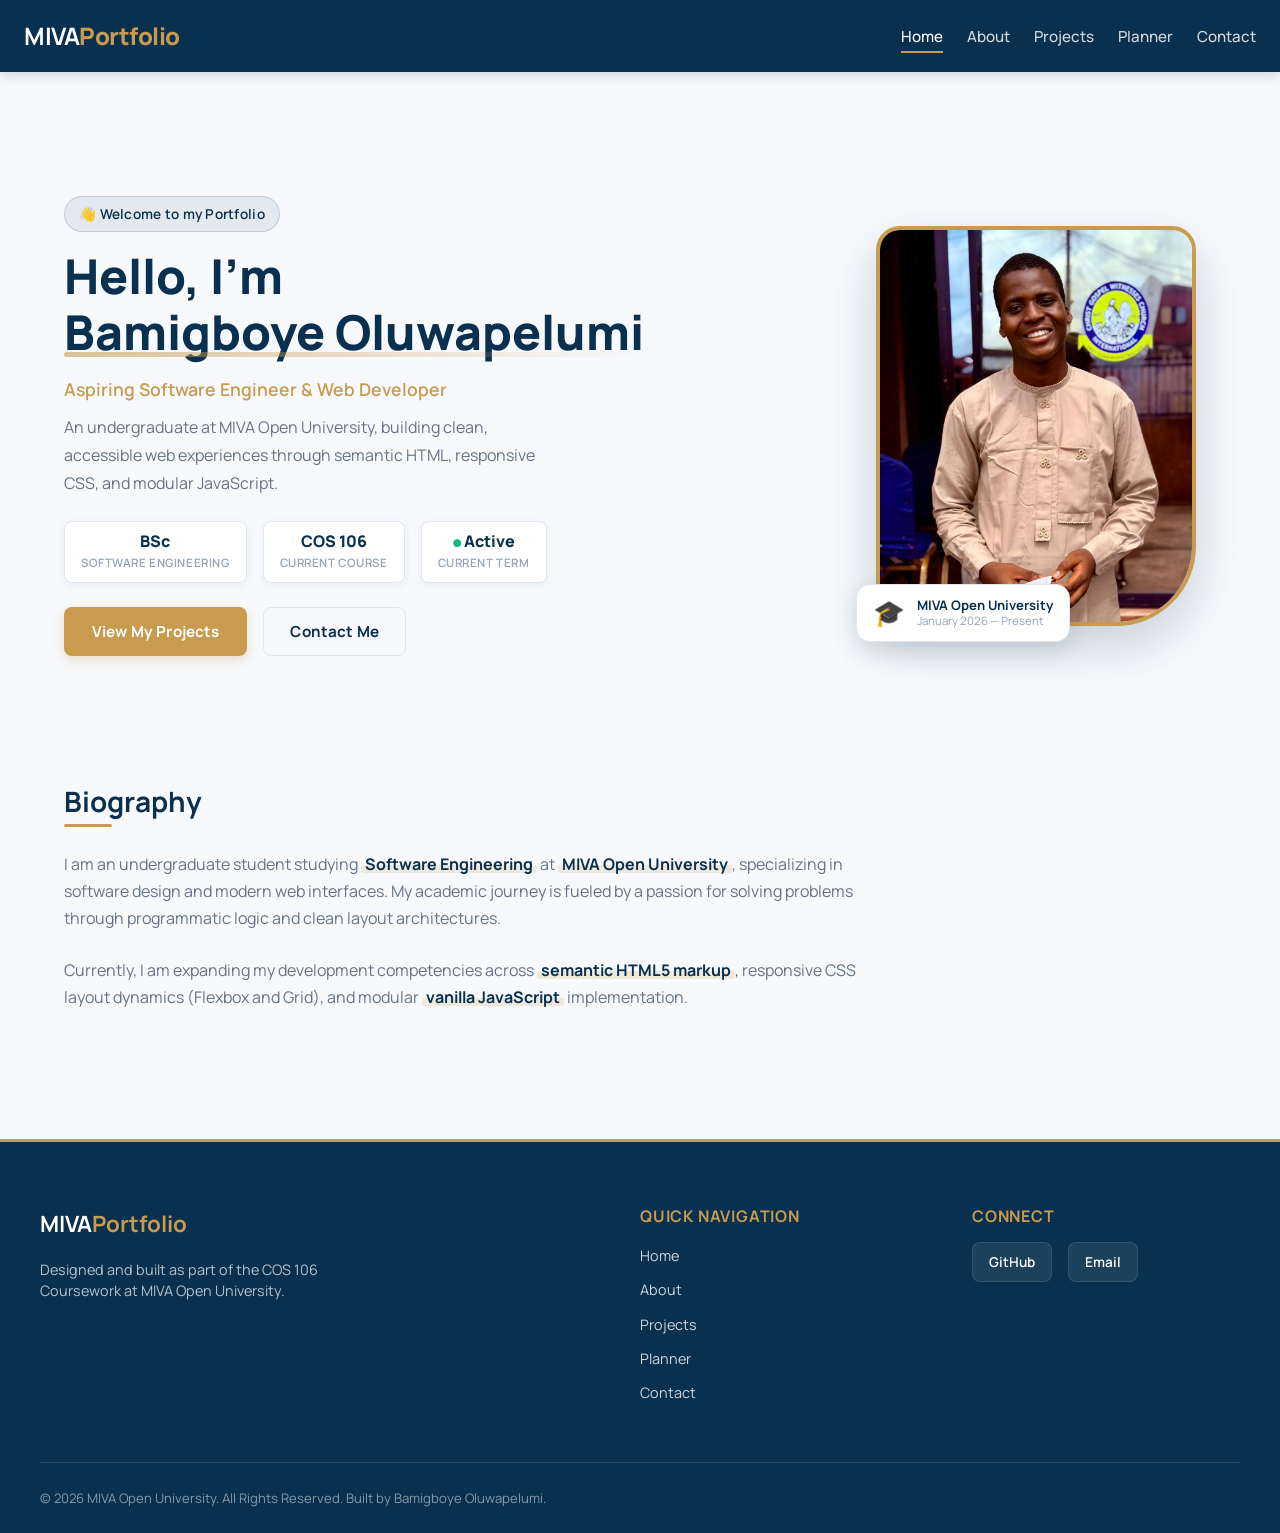
<file: index.html>
<!DOCTYPE html>
<html lang="en">
<head>
    <meta charset="UTF-8">
    <meta name="viewport" content="width=device-width, initial-scale=1.0">
    <meta name="description" content="Academic Portfolio and Student Manager of Bamigboye Oluwapelumi, studying Software Engineering at MIVA Open University. Discover my development projects and tasks.">
    <meta name="keywords" content="Bamigboye Oluwapelumi, MIVA Open University, Academic Portfolio, Software Engineering, Front-End Developer, Academic Manager">
    <meta name="author" content="Bamigboye Oluwapelumi">
    
    <!-- Open Graph / Facebook -->
    <meta property="og:type" content="website">
    <meta property="og:url" content="https://github.com/mhistersax">
    <meta property="og:title" content="Bamigboye Oluwapelumi — Academic Portfolio">
    <meta property="og:description" content="Discover my web engineering projects and study milestones at MIVA Open University.">
    <meta property="og:image" content="asset/Avatar.webp">

    <!-- Twitter -->
    <meta property="twitter:card" content="summary_large_image">
    <meta property="twitter:title" content="Bamigboye Oluwapelumi — Academic Portfolio">
    <meta property="twitter:description" content="Discover my web engineering projects and study milestones at MIVA Open University.">
    <meta property="twitter:image" content="asset/Avatar.webp">

    <title>Home — Student Portfolio & Academic Manager</title>
    <link rel="stylesheet" href="css/style.css">
    <link rel="icon" type="image/x-icon" href="asset/images.ico">
</head>
<body>
    <header id="main_header">
        <div class="brand">
            <span class="logo-text">MIVA<strong>Portfolio</strong></span>
        </div>
        <button class="nav_toggle" id="nav_toggle" aria-label="Toggle navigation" aria-expanded="false">
            <span class="hamburger_bar"></span>
            <span class="hamburger_bar"></span>
            <span class="hamburger_bar"></span>
        </button>
        <nav>
            <ul>
                <li><a href="index.html" class="active">Home</a></li>
                <li><a href="about.html">About</a></li>
                <li><a href="projects.html">Projects</a></li>
                <li><a href="planner.html">Planner</a></li>
                <li><a href="contact.html">Contact</a></li>
            </ul>
        </nav>
    </header>

    <main>
        <!-- ===================== HERO — Split Layout ===================== -->
        <section class="hero">
            <!-- LEFT: Text Content -->
            <div class="hero-text">
                <span class="hero-badge">👋 Welcome to my Portfolio</span>
                <h1>Hello, I'm<br><span class="hero-name">Bamigboye Oluwapelumi</span></h1>
                <p class="subtitle">Aspiring Software Engineer &amp; Web Developer</p>
                <p class="tagline">An undergraduate at MIVA Open University, building clean, accessible web experiences through semantic HTML, responsive CSS, and modular JavaScript.</p>

                <!-- Quick Stats -->
                <div class="hero-stats">
                    <div class="stat-chip">
                        <span class="stat-value">BSc</span>
                        <span class="stat-label">Software Engineering</span>
                    </div>
                    <div class="stat-chip">
                        <span class="stat-value">COS 106</span>
                        <span class="stat-label">Current Course</span>
                    </div>
                    <div class="stat-chip">
                        <span class="stat-value active-dot">Active</span>
                        <span class="stat-label">Current Term</span>
                    </div>
                </div>

                <div class="cta-buttons">
                    <a href="projects.html" class="btn btn-primary">View My Projects</a>
                    <a href="contact.html" class="btn btn-outline">Contact Me</a>
                </div>
            </div>

            <!-- RIGHT: Portrait Photo -->
            <div class="hero-photo-wrap">
                <div class="hero-photo-frame">
                    <img src="asset/Avatar.webp" alt="Portrait of Bamigboye Oluwapelumi" class="hero-photo"/>
                </div>
                <!-- Decorative floating badge -->
                <div class="hero-float-badge">
                    <span class="badge-icon">🎓</span>
                    <div>
                        <p class="badge-title">MIVA Open University</p>
                        <p class="badge-sub">January 2026 — Present</p>
                    </div>
                </div>
            </div>
        </section>

        <section class="biography">
            <h2>Biography</h2>
            <div class="bio-content">
                <p>I am an undergraduate student studying <strong class="bio-highlight">Software Engineering</strong> at <strong class="bio-highlight">MIVA Open University</strong>, specializing in software design and modern web interfaces. My academic journey is fueled by a passion for solving problems through programmatic logic and clean layout architectures.</p>
                <p>Currently, I am expanding my development competencies across <strong class="bio-highlight">semantic HTML5 markup</strong>, responsive CSS layout dynamics (Flexbox and Grid), and modular <strong class="bio-highlight">vanilla JavaScript</strong> implementation.</p>
            </div>
        </section>
    </main>

    <footer>
        <div class="footer-content">
            <div class="footer-brand">
                <span class="logo-text">MIVA<strong>Portfolio</strong></span>
                <p>Designed and built as part of the COS 106 Coursework at MIVA Open University.</p>
            </div>
            <div class="footer-links">
                <h4>Quick Navigation</h4>
                <ul>
                    <li><a href="index.html">Home</a></li>
                    <li><a href="about.html">About</a></li>
                    <li><a href="projects.html">Projects</a></li>
                    <li><a href="planner.html">Planner</a></li>
                    <li><a href="contact.html">Contact</a></li>
                </ul>
            </div>
            <div class="footer-social">
                <h4>Connect</h4>
                <div class="social-icons">
                    <a href="https://github.com/mhistersax" target="_blank" rel="noopener noreferrer" aria-label="GitHub Profile">
                        GitHub
                    </a>
                    <a href="mailto:bamigboyepelumi38@gmail.com" aria-label="Send Email">
                        Email
                    </a>
                </div>
            </div>
        </div>
        <div class="footer-bottom">
            <p>&copy; 2026 MIVA Open University. All Rights Reserved. Built by Bamigboye Oluwapelumi.</p>
        </div>
    </footer>
    <script src="js/nav.js"></script>
</body>
</html>
</file>
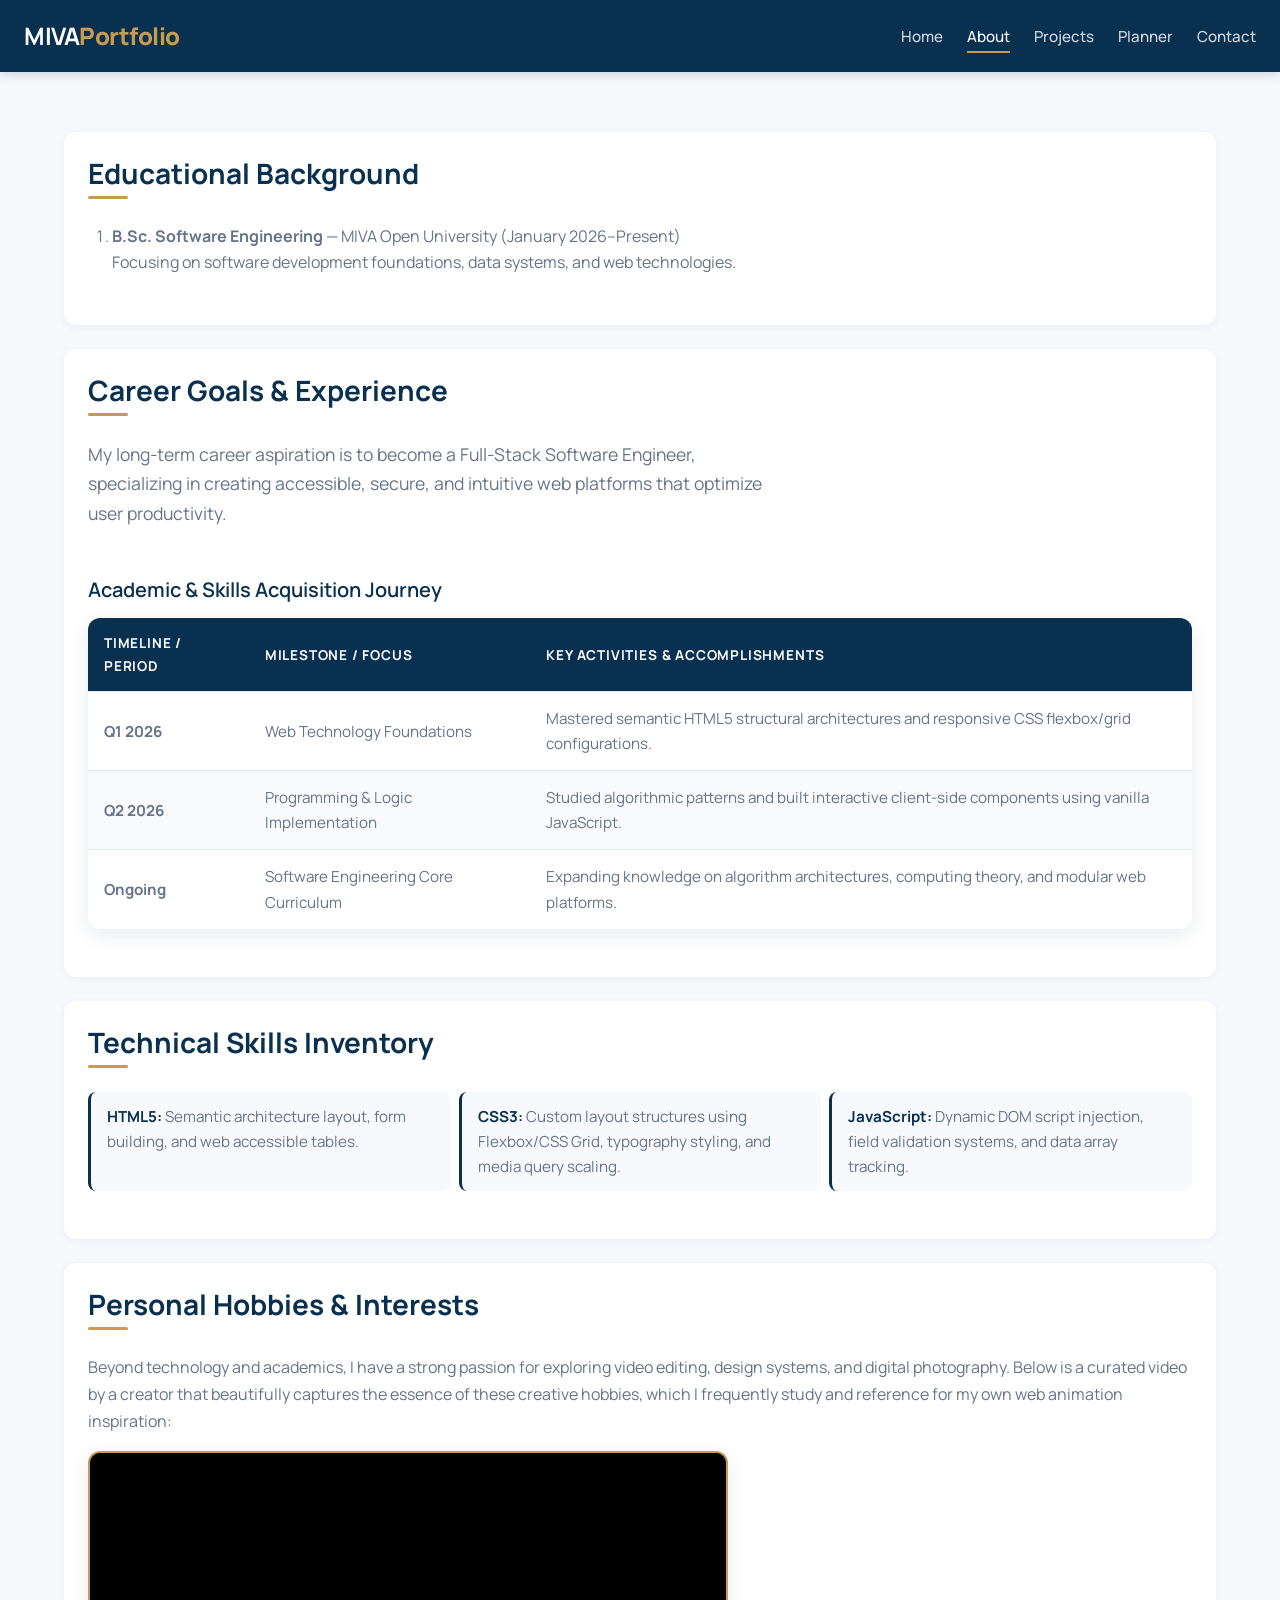
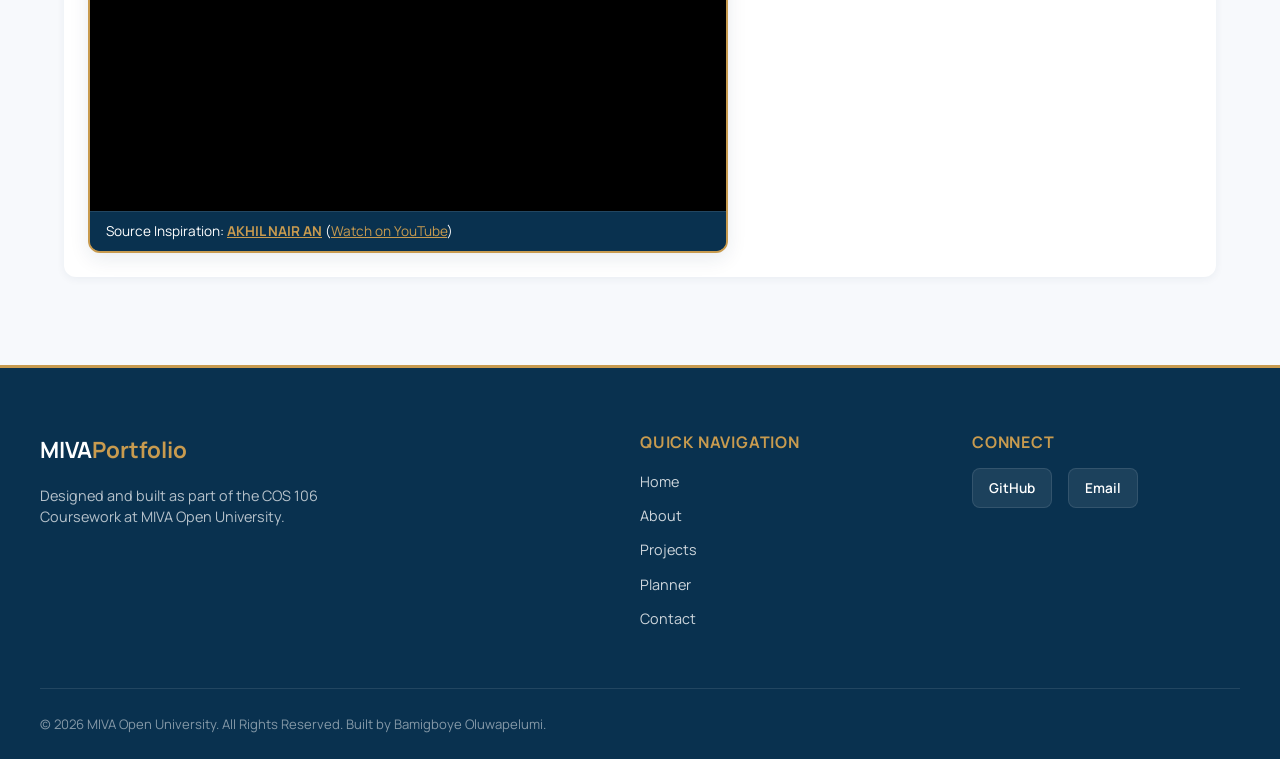
<file: about.html>
<!DOCTYPE html>
<html lang="en">
<head>
    <meta charset="UTF-8">
    <meta name="viewport" content="width=device-width, initial-scale=1.0">
    <meta name="description" content="Learn more about Bamigboye Oluwapelumi, Software Engineering undergraduate at MIVA Open University, specializing in software design and responsive web apps.">
    <meta name="keywords" content="About Bamigboye Oluwapelumi, MIVA, Software Engineering Student, Web Engineering">
    <meta name="author" content="Bamigboye Oluwapelumi">
    
    <!-- Open Graph / Facebook -->
    <meta property="og:type" content="website">
    <meta property="og:url" content="https://github.com/mhistersax">
    <meta property="og:title" content="About Me — Bamigboye Oluwapelumi">
    <meta property="og:description" content="Academic details, background, and personal goals of Bamigboye Oluwapelumi at MIVA Open University.">
    <meta property="og:image" content="asset/Avatar.webp">

    <title>About Me — Student Portfolio</title>
    <!-- Corrected file path relative to project root -->
    <link rel="stylesheet" href="css/style.css">
    <link rel="icon" type="image/x-icon" href="asset/images.ico">
</head>
<body>
    <header id="main_header">
        <div class="brand">
            <span class="logo-text">MIVA<strong>Portfolio</strong></span>
        </div>
        <button class="nav_toggle" id="nav_toggle" aria-label="Toggle navigation" aria-expanded="false">
            <span class="hamburger_bar"></span>
            <span class="hamburger_bar"></span>
            <span class="hamburger_bar"></span>
        </button>
        <nav>
            <ul>
                <li><a href="index.html">Home</a></li>
                <!-- Highlighted active class for styles later -->
                <li><a href="about.html" class="active">About</a></li>
                <li><a href="projects.html">Projects</a></li>
                <li><a href="planner.html">Planner</a></li>
                <li><a href="contact.html">Contact</a></li>
            </ul>
        </nav>
    </header>

    <main>
        <!-- Educational Background Section -->
        <section id="education">
            <h2>Educational Background</h2>
            <ol>
                <li>
                    <strong>B.Sc. Software Engineering</strong> — MIVA Open University (January 2026–Present)
                    <p>Focusing on software development foundations, data systems, and web technologies.</p>
                </li>
            </ol>
        </section>

        <!-- Career Timeline & Aspirations Section -->
        <section id="career">
            <h2>Career Goals & Experience</h2>
            <p class="section-intro">My long-term career aspiration is to become a Full-Stack Software Engineer, specializing in creating accessible, secure, and intuitive web platforms that optimize user productivity.</p>
            
            <h3>Academic &amp; Skills Acquisition Journey</h3>
            <table>
                <thead>
                    <tr>
                        <th>Timeline / Period</th>
                        <th>Milestone / Focus</th>
                        <th>Key Activities &amp; Accomplishments</th>
                    </tr>
                </thead>
                <tbody>
                    <tr>
                        <td><strong>Q1 2026</strong></td>
                        <td>Web Technology Foundations</td>
                        <td>Mastered semantic HTML5 structural architectures and responsive CSS flexbox/grid configurations.</td>
                    </tr>
                    <tr>
                        <td><strong>Q2 2026</strong></td>
                        <td>Programming &amp; Logic Implementation</td>
                        <td>Studied algorithmic patterns and built interactive client-side components using vanilla JavaScript.</td>
                    </tr>
                    <tr>
                        <td><strong>Ongoing</strong></td>
                        <td>Software Engineering Core Curriculum</td>
                        <td>Expanding knowledge on algorithm architectures, computing theory, and modular web platforms.</td>
                    </tr>
                </tbody>
            </table>
        </section>

        <!-- Technical Skills Section -->
        <section id="skills">
            <h2>Technical Skills Inventory</h2>
            <ul class="skills-list">
                <li><strong>HTML5:</strong> Semantic architecture layout, form building, and web accessible tables.</li>
                <li><strong>CSS3:</strong> Custom layout structures using Flexbox/CSS Grid, typography styling, and media query scaling.</li>
                <li><strong>JavaScript:</strong> Dynamic DOM script injection, field validation systems, and data array tracking.</li>
            </ul>
        </section>

        <!-- Hobbies & Multimedia Section -->
        <section id="interests">
            <h2>Personal Hobbies &amp; Interests</h2>
            <p>Beyond technology and academics, I have a strong passion for exploring video editing, design systems, and digital photography. Below is a curated video by a creator that beautifully captures the essence of these creative hobbies, which I frequently study and reference for my own web animation inspiration:</p>
            
            <div class="video-player-frame">
                <div class="video-ratio-box">
                    <iframe 
                        src="https://www.youtube.com/embed/NLYbA1HGHUM" 
                        title="YouTube video player" 
                        frameborder="0" 
                        allow="accelerometer; autoplay; clipboard-write; encrypted-media; gyroscope; picture-in-picture; web-share" 
                        allowfullscreen>
                    </iframe>
                </div>
                <div class="video-credit-bar">
                    <span>Source Inspiration: <a href="https://www.youtube.com/@akhilnairan" target="_blank" rel="noopener noreferrer" style="font-weight: 700;">AKHIL NAIR AN</a> (<a href="https://youtu.be/NLYbA1HGHUM?si=VWJ5W_o2-zZjbS0N" target="_blank" rel="noopener noreferrer">Watch on YouTube</a>)</span>
                </div>
            </div>
        </section>
    </main>

    <footer>
        <div class="footer-content">
            <div class="footer-brand">
                <span class="logo-text">MIVA<strong>Portfolio</strong></span>
                <p>Designed and built as part of the COS 106 Coursework at MIVA Open University.</p>
            </div>
            <div class="footer-links">
                <h4>Quick Navigation</h4>
                <ul>
                    <li><a href="index.html">Home</a></li>
                    <li><a href="about.html">About</a></li>
                    <li><a href="projects.html">Projects</a></li>
                    <li><a href="planner.html">Planner</a></li>
                    <li><a href="contact.html">Contact</a></li>
                </ul>
            </div>
            <div class="footer-social">
                <h4>Connect</h4>
                <div class="social-icons">
                    <a href="https://github.com/mhistersax" target="_blank" rel="noopener noreferrer" aria-label="GitHub Profile">
                        GitHub
                    </a>
                    <a href="mailto:bamigboyepelumi38@gmail.com" aria-label="Send Email">
                        Email
                    </a>
                </div>
            </div>
        </div>
        <div class="footer-bottom">
            <p>&copy; 2026 MIVA Open University. All Rights Reserved. Built by Bamigboye Oluwapelumi.</p>
        </div>
    </footer>
    <script src="js/nav.js"></script>
</body>
</html>
</file>
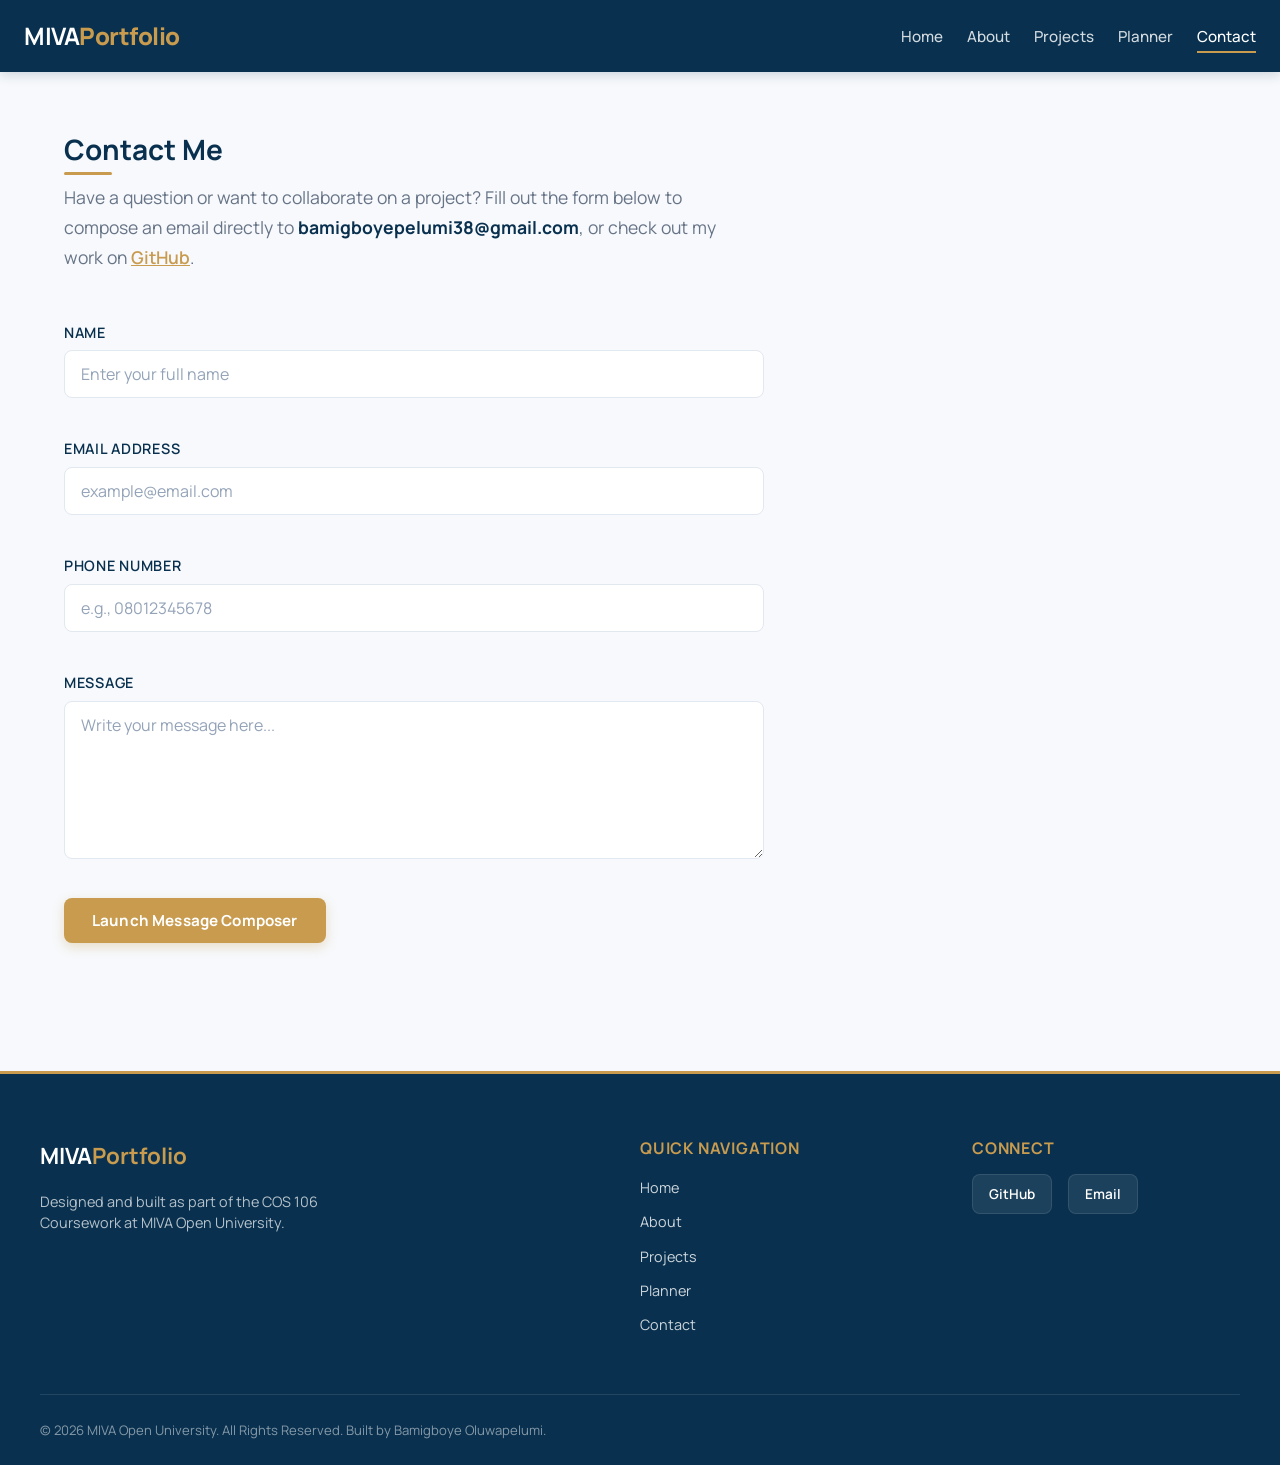
<file: contact.html>
<!DOCTYPE html>
<html lang="en">
<head>
    <meta charset="UTF-8">
    <meta name="viewport" content="width=device-width, initial-scale=1.0">
    <meta name="description" content="Get in touch with Bamigboye Oluwapelumi. Launch the interactive email composer to collaborate, request code details, or ask questions.">
    <meta name="keywords" content="Contact Bamigboye Oluwapelumi, Message Composer, Collab MIVA, Developer contact email">
    <meta name="author" content="Bamigboye Oluwapelumi">
    
    <!-- Open Graph / Facebook -->
    <meta property="og:type" content="website">
    <meta property="og:url" content="https://github.com/mhistersax">
    <meta property="og:title" content="Contact Me — Bamigboye Oluwapelumi">
    <meta property="og:description" content="Launch the interactive message composer to connect directly with Bamigboye Oluwapelumi.">
    <meta property="og:image" content="asset/Avatar.webp">

    <title>Contact — Student Portfolio</title>
    <!-- Corrected file path relative to project root -->
    <link rel="stylesheet" href="css/style.css">
    <link rel="icon" type="image/x-icon" href="asset/images.ico">
</head>
<body>
    <header id="main_header">
        <div class="brand">
            <span class="logo-text">MIVA<strong>Portfolio</strong></span>
        </div>
        <button class="nav_toggle" id="nav_toggle" aria-label="Toggle navigation" aria-expanded="false">
            <span class="hamburger_bar"></span>
            <span class="hamburger_bar"></span>
            <span class="hamburger_bar"></span>
        </button>
        <nav>
            <ul>
                <li><a href="index.html">Home</a></li>
                <li><a href="about.html">About</a></li>
                <li><a href="projects.html">Projects</a></li>
                <li><a href="planner.html">Planner</a></li>
                <!-- Highlighted active class for styling -->
                <li><a href="contact.html" class="active">Contact</a></li>
            </ul>
        </nav>
    </header>

    <main>
        <section id="contact-container">
            <h2>Contact Me</h2>
            <p class="section-intro">Have a question or want to collaborate on a project? Fill out the form below to compose an email directly to <strong style="color: var(--primary);">bamigboyepelumi38@gmail.com</strong>, or check out my work on <a href="https://github.com/mhistersax" target="_blank" rel="noopener noreferrer" style="color: var(--accent); text-decoration: underline; font-weight: 600;">GitHub</a>.</p>
            
            <!-- Universal submission alert element for your JavaScript engine -->
            <div id="formStatus" class="status-message"></div>

            <form id="contactForm" novalidate>
                <div class="form-group">
                    <label for="name">Name</label>
                    <input id="name" name="name" type="text" required placeholder="Enter your full name">
                    <!-- Targeted container for specific error text injection -->
                    <span id="nameError" class="error-text"></span>
                </div>

                <div class="form-group">
                    <label for="email">Email Address</label>
                    <input id="email" name="email" type="email" required placeholder="example@email.com">
                    <span id="emailError" class="error-text"></span>
                </div>

                <div class="form-group">
                    <label for="phone">Phone Number</label>
                    <!-- Removed HTML pattern restriction to allow your JavaScript logic to handle custom evaluation -->
                    <input id="phone" name="phone" type="tel" required placeholder="e.g., 08012345678">
                    <span id="phoneError" class="error-text"></span>
                </div>

                <div class="form-group">
                    <label for="message">Message</label>
                    <textarea id="message" name="message" rows="6" required placeholder="Write your message here..."></textarea>
                    <span id="messageError" class="error-text"></span>
                </div>

                <button type="submit" class="btn btn-primary">Launch Message Composer</button>
            </form>

            <!-- Modal for previewing composed email -->
            <div id="previewModal" class="modal-overlay" style="display: none;">
                <div class="modal-card">
                    <div class="modal-header">
                        <h3>Review Composed Message</h3>
                        <button type="button" id="closePreview" class="modal-close-btn" aria-label="Close modal">&times;</button>
                    </div>
                    <div class="modal-body">
                        <p class="modal-intro">Here is how your draft will be formatted. You can edit the form directly if you need to make changes, or click <strong>"Open Email Client"</strong> to send.</p>
                        <div class="preview-box">
                            <p><strong>To:</strong> bamigboyepelumi38@gmail.com</p>
                            <p><strong>Subject:</strong> <span id="previewSubject"></span></p>
                            <hr class="preview-divider">
                            <pre id="previewBody" class="preview-text-area"></pre>
                        </div>
                    </div>
                    <div class="modal-footer">
                        <button type="button" id="cancelSend" class="btn btn-outline">Back to Edit</button>
                        <button type="button" id="confirmSend" class="btn btn-primary">Open Email Client</button>
                    </div>
                </div>
            </div>

            <!-- Double Confirmation Warning Modal -->
            <div id="confirmDiscardModal" class="modal-overlay" style="display: none; z-index: 1100;">
                <div class="modal-card" style="max-width: 420px;">
                    <div class="modal-header" style="background-color: var(--error);">
                        <h3>Discard Message Draft?</h3>
                    </div>
                    <div class="modal-body">
                        <p class="modal-intro" style="margin-bottom: 0;">Are you sure you want to discard your draft? Your form input values will remain intact in the background for editing.</p>
                    </div>
                    <div class="modal-footer" style="background-color: var(--surface);">
                        <button type="button" id="abortDiscard" class="btn btn-outline">No, Keep Draft</button>
                        <button type="button" id="approveDiscard" class="btn btn-primary" style="background-color: var(--error); box-shadow: 0 4px 12px rgba(220, 38, 38, 0.2);">Yes, Discard</button>
                    </div>
                </div>
            </div>
        </section>
    </main>

    <footer>
        <div class="footer-content">
            <div class="footer-brand">
                <span class="logo-text">MIVA<strong>Portfolio</strong></span>
                <p>Designed and built as part of the COS 106 Coursework at MIVA Open University.</p>
            </div>
            <div class="footer-links">
                <h4>Quick Navigation</h4>
                <ul>
                    <li><a href="index.html">Home</a></li>
                    <li><a href="about.html">About</a></li>
                    <li><a href="projects.html">Projects</a></li>
                    <li><a href="planner.html">Planner</a></li>
                    <li><a href="contact.html">Contact</a></li>
                </ul>
            </div>
            <div class="footer-social">
                <h4>Connect</h4>
                <div class="social-icons">
                    <a href="https://github.com/mhistersax" target="_blank" rel="noopener noreferrer" aria-label="GitHub Profile">
                        GitHub
                    </a>
                    <a href="mailto:bamigboyepelumi38@gmail.com" aria-label="Send Email">
                        Email
                    </a>
                </div>
            </div>
        </div>
        <div class="footer-bottom">
            <p>&copy; 2026 MIVA Open University. All Rights Reserved. Built by Bamigboye Oluwapelumi.</p>
        </div>
    </footer>

    <!-- Corrected file path relative to project root -->
    <script src="js/nav.js"></script>
    <script src="js/validation.js"></script>
</body>
</html>
</file>
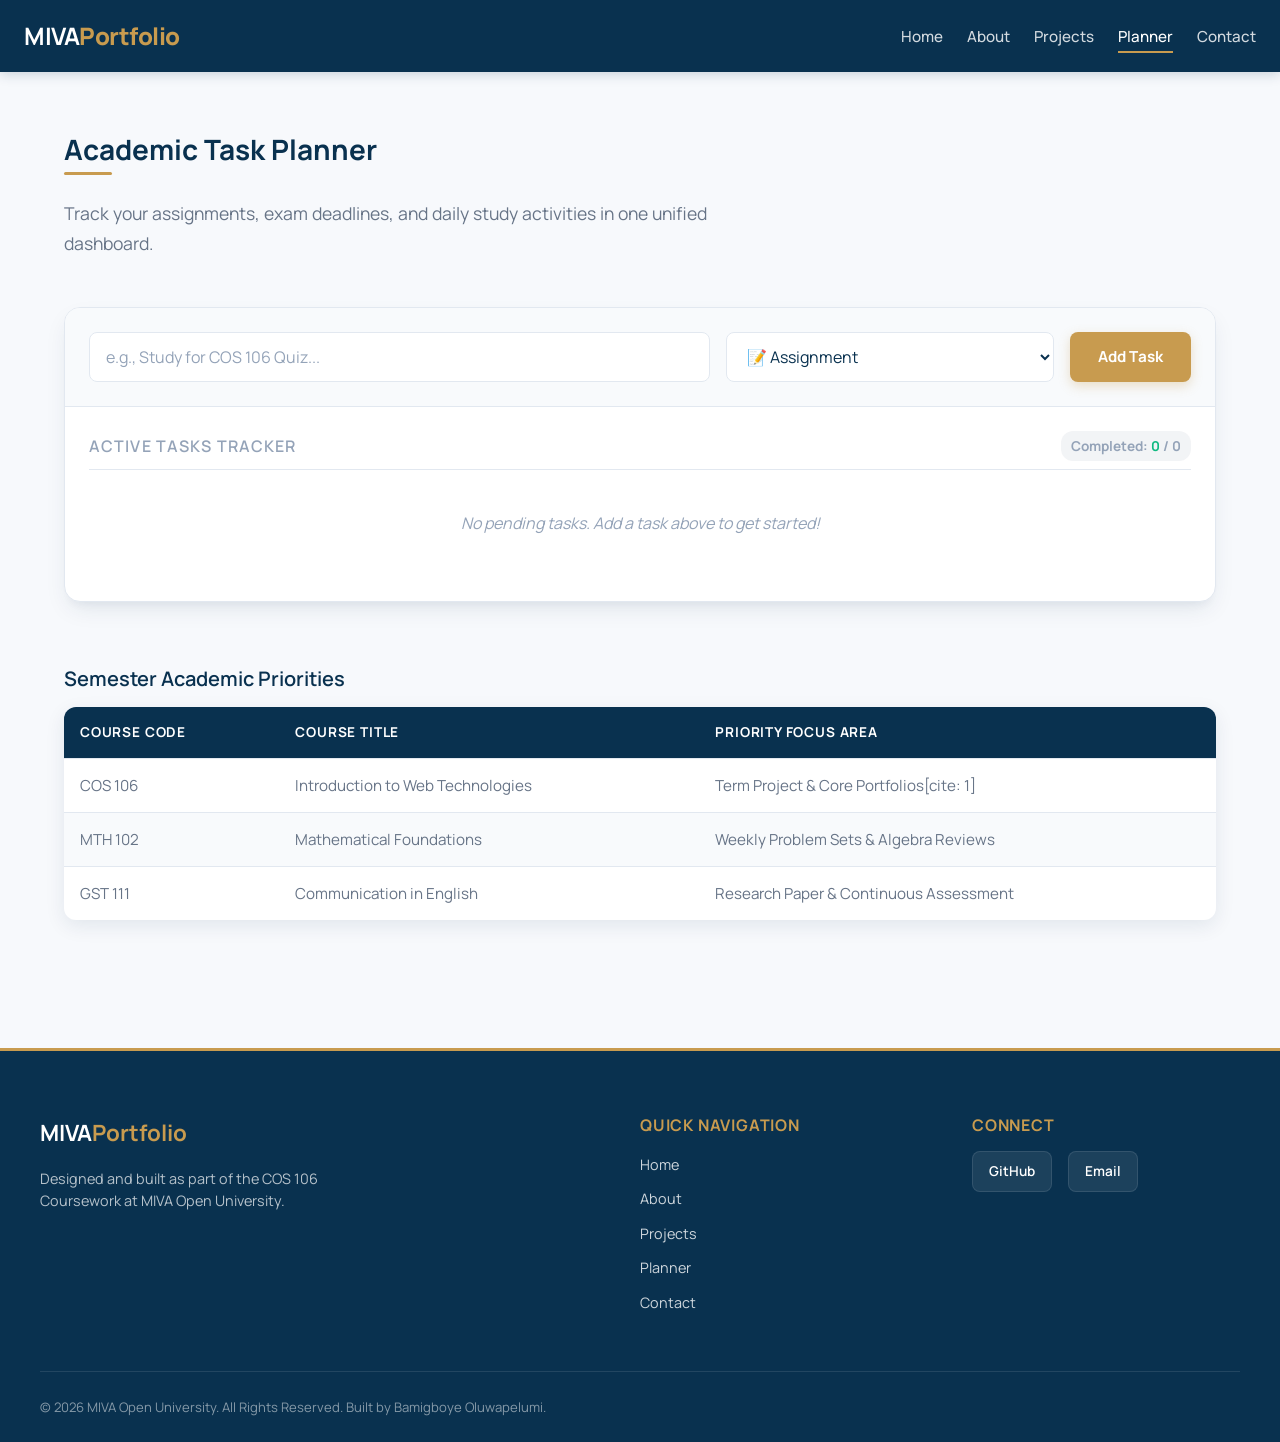
<file: planner.html>
<!DOCTYPE html>
<html lang="en">
<head>
    <meta charset="UTF-8">
    <meta name="viewport" content="width=device-width, initial-scale=1.0">
    <meta name="description" content="Academic planner dashboard to manage coursework, tasks, assignment deadlines, and exam schedules dynamically. Developed by Bamigboye Oluwapelumi.">
    <meta name="keywords" content="Academic Planner, Assignment Tracker, Study Planner, MIVA student portal, Software Engineering tasks">
    <meta name="author" content="Bamigboye Oluwapelumi">
    
    <!-- Open Graph / Facebook -->
    <meta property="og:type" content="website">
    <meta property="og:url" content="https://github.com/mhistersax">
    <meta property="og:title" content="Academic Task Planner — Bamigboye Oluwapelumi">
    <meta property="og:description" content="Keep track of courses, schedules, and active tasks dynamically in the MIVA academic dashboard.">
    <meta property="og:image" content="asset/Avatar.webp">

    <title>Academic Planner — Student Management Platform</title>
    <!-- Corrected file path relative to project root -->
    <link rel="stylesheet" href="css/style.css">
    <link rel="icon" type="image/x-icon" href="asset/images.ico">
</head>
<body>
    <header id="main_header">
        <div class="brand">
            <span class="logo-text">MIVA<strong>Portfolio</strong></span>
        </div>
        <button class="nav_toggle" id="nav_toggle" aria-label="Toggle navigation" aria-expanded="false">
            <span class="hamburger_bar"></span>
            <span class="hamburger_bar"></span>
            <span class="hamburger_bar"></span>
        </button>
        <nav>
            <ul>
                <li><a href="index.html">Home</a></li>
                <li><a href="about.html">About</a></li>
                <li><a href="projects.html">Projects</a></li>
                <!-- Highlighted active class for styling -->
                <li><a href="planner.html" class="active">Planner</a></li>
                <li><a href="contact.html">Contact</a></li>
            </ul>
        </nav>
    </header>

    <main>
        <section id="planner-container">
            <h2>Academic Task Planner</h2>
            <p class="section-intro">Track your assignments, exam deadlines, and daily study activities in one unified dashboard.</p>

            <!-- Task Management Application Block -->
            <div class="planner-app-box">
                <!-- Wrapped inside a form for better accessibility and 'Enter' key submissions -->
                <form id="todoForm" onsubmit="return false;">
                    <div class="task-input-group">
                        <label for="taskInput" class="sr-only">New Academic Task</label>
                        <input id="taskInput" type="text" placeholder="e.g., Study for COS 106 Quiz..." required>
                        
                        <label for="taskCategory" class="sr-only">Category</label>
                        <select id="taskCategory" required>
                            <option value="Assignment">📝 Assignment</option>
                            <option value="Exam">🎓 Exam / Test</option>
                            <option value="Study">📚 Study Activity</option>
                            <option value="Project">💻 Project Task</option>
                        </select>
                        
                        <button type="submit" id="addTaskButton" class="btn btn-primary">Add Task</button>
                    </div>
                </form>

                <!-- Task Output Board -->
                <div class="tasks-dashboard">
                    <div class="dashboard-header-bar">
                        <h3>Active Tasks Tracker</h3>
                        <div class="task-stats" style="display: flex; align-items: center; gap: 12px;">
                            <span>Completed: <span id="completedCount">0</span> / <span id="totalCount">0</span></span>
                            <button id="clearCompletedBtn" class="btn-clear-tasks" aria-label="Clear completed tasks" style="display: none;">Clear Completed</button>
                        </div>
                    </div>
                    <!-- Empty list targeted for dynamic JavaScript task injection -->
                    <ul id="taskList" aria-live="polite"></ul>
                    <!-- Fallback message when task array is completely empty -->
                    <p id="emptyStateMessage" class="empty-state">No pending tasks. Add a task above to get started!</p>
                </div>
            </div>

            <!-- Reference Table to satisfy semantic HTML requirement and add professional depth[cite: 1] -->
            <div class="academic-reference">
                <h3>Semester Academic Priorities</h3>
                <table>
                    <thead>
                        <tr>
                            <th>Course Code</th>
                            <th>Course Title</th>
                            <th>Priority Focus Area</th>
                        </tr>
                    </thead>
                    <tbody>
                        <tr>
                            <td>COS 106</td>
                            <td>Introduction to Web Technologies</td>
                            <td>Term Project & Core Portfolios[cite: 1]</td>
                        </tr>
                        <tr>
                            <td>MTH 102</td>
                            <td>Mathematical Foundations</td>
                            <td>Weekly Problem Sets & Algebra Reviews</td>
                        </tr>
                        <tr>
                            <td>GST 111</td>
                            <td>Communication in English</td>
                            <td>Research Paper & Continuous Assessment</td>
                        </tr>
                    </tbody>
                </table>
            </div>
        </section>
    </main>

    <footer>
        <div class="footer-content">
            <div class="footer-brand">
                <span class="logo-text">MIVA<strong>Portfolio</strong></span>
                <p>Designed and built as part of the COS 106 Coursework at MIVA Open University.</p>
            </div>
            <div class="footer-links">
                <h4>Quick Navigation</h4>
                <ul>
                    <li><a href="index.html">Home</a></li>
                    <li><a href="about.html">About</a></li>
                    <li><a href="projects.html">Projects</a></li>
                    <li><a href="planner.html">Planner</a></li>
                    <li><a href="contact.html">Contact</a></li>
                </ul>
            </div>
            <div class="footer-social">
                <h4>Connect</h4>
                <div class="social-icons">
                    <a href="https://github.com/mhistersax" target="_blank" rel="noopener noreferrer" aria-label="GitHub Profile">
                        GitHub
                    </a>
                    <a href="mailto:bamigboyepelumi38@gmail.com" aria-label="Send Email">
                        Email
                    </a>
                </div>
            </div>
        </div>
        <div class="footer-bottom">
            <p>&copy; 2026 MIVA Open University. All Rights Reserved. Built by Bamigboye Oluwapelumi.</p>
        </div>
    </footer>

    <!-- Corrected file path relative to project root -->
    <script src="js/nav.js"></script>
    <script src="js/planner.js"></script>
</body>
</html>
</file>
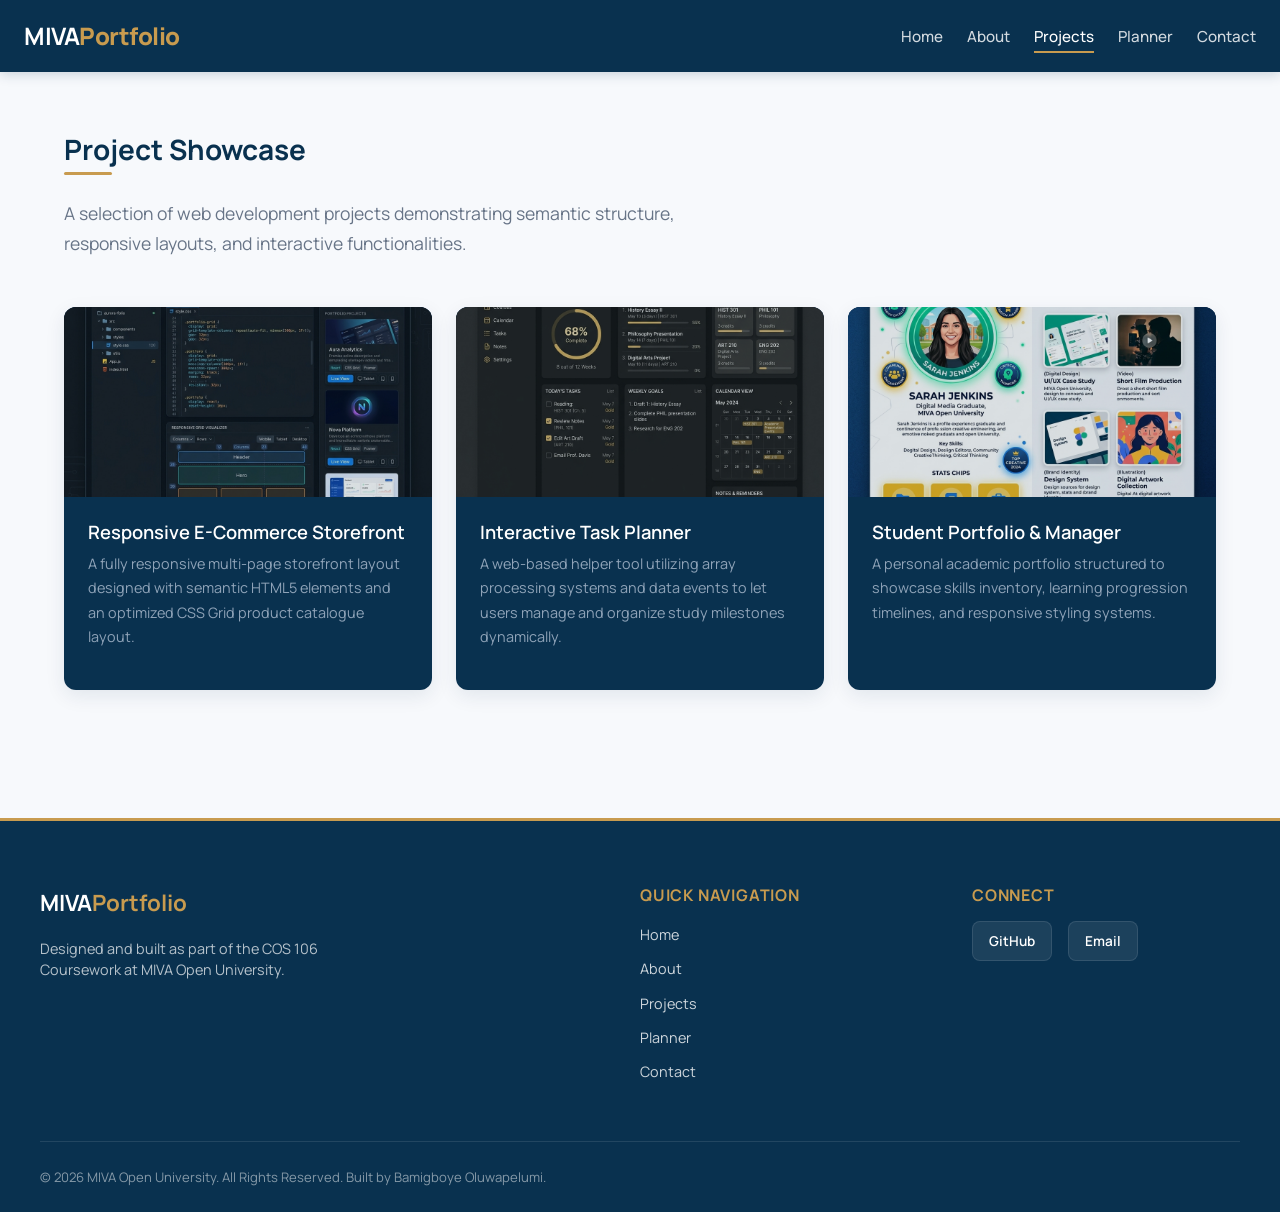
<file: projects.html>
<!DOCTYPE html>
<html lang="en">
<head>
    <meta charset="UTF-8">
    <meta name="viewport" content="width=device-width, initial-scale=1.0">
    <meta name="description" content="Browse development projects, school repositories, and live web apps built by Bamigboye Oluwapelumi, Software Engineering major at MIVA.">
    <meta name="keywords" content="Portfolio Showcase, Bamigboye Oluwapelumi, Web Projects, Github Projects, Coding Projects">
    <meta name="author" content="Bamigboye Oluwapelumi">
    
    <!-- Open Graph / Facebook -->
    <meta property="og:type" content="website">
    <meta property="og:url" content="https://github.com/mhistersax">
    <meta property="og:title" content="Projects Showcase — Bamigboye Oluwapelumi">
    <meta property="og:description" content="Browse development projects, school repositories, and live web apps built by Bamigboye Oluwapelumi.">
    <meta property="og:image" content="asset/Avatar.webp">

    <title>Projects Showcase — Student Portfolio</title>
    <!-- Corrected file path relative to project root -->
    <link rel="stylesheet" href="css/style.css">
    <link rel="icon" type="image/x-icon" href="asset/images.ico">
</head>
<body>
    <header id="main_header">
        <div class="brand">
            <span class="logo-text">MIVA<strong>Portfolio</strong></span>
        </div>
        <button class="nav_toggle" id="nav_toggle" aria-label="Toggle navigation" aria-expanded="false">
            <span class="hamburger_bar"></span>
            <span class="hamburger_bar"></span>
            <span class="hamburger_bar"></span>
        </button>
        <nav>
            <ul>
                <li><a href="index.html">Home</a></li>
                <li><a href="about.html">About</a></li>
                <!-- Highlighted active class for styling -->
                <li><a href="projects.html" class="active">Projects</a></li>
                <li><a href="planner.html">Planner</a></li>
                <li><a href="contact.html">Contact</a></li>
            </ul>
        </nav>
    </header>

    <main>
        <section id="gallery-container">
            <h2>Project Showcase</h2>
            <p class="section-intro">A selection of web development projects demonstrating semantic structure, responsive layouts, and interactive functionalities.</p>
            
            <div class="projects-grid">
                <!-- Project Card 1 -->
                <article class="project-card">
                    <div class="project-image-wrapper">
                        <img src="asset/project1.png" alt="Screenshot of Responsive E-Commerce storefront interface mockup">
                    </div>
                    <div class="project-info">
                        <h3>Responsive E-Commerce Storefront</h3>
                        <p>A fully responsive multi-page storefront layout designed with semantic HTML5 elements and an optimized CSS Grid product catalogue layout.</p>
                    </div>
                </article>

                <!-- Project Card 2 -->
                <article class="project-card">
                    <div class="project-image-wrapper">
                        <img src="asset/project2.png" alt="Screenshot of Interactive Academic Task Utility dashboard interface mockup">
                    </div>
                    <div class="project-info">
                        <h3>Interactive Task Planner</h3>
                        <p>A web-based helper tool utilizing array processing systems and data events to let users manage and organize study milestones dynamically.</p>
                    </div>
                </article>

                <!-- Project Card 3 -->
                <article class="project-card">
                    <div class="project-image-wrapper">
                        <img src="asset/project3.png" alt="Screenshot of Student Portfolio layout dashboard mockup">
                    </div>
                    <div class="project-info">
                        <h3>Student Portfolio &amp; Manager</h3>
                        <p>A personal academic portfolio structured to showcase skills inventory, learning progression timelines, and responsive styling systems.</p>
                    </div>
                </article>
            </div>
        </section>
    </main>

    <footer>
        <div class="footer-content">
            <div class="footer-brand">
                <span class="logo-text">MIVA<strong>Portfolio</strong></span>
                <p>Designed and built as part of the COS 106 Coursework at MIVA Open University.</p>
            </div>
            <div class="footer-links">
                <h4>Quick Navigation</h4>
                <ul>
                    <li><a href="index.html">Home</a></li>
                    <li><a href="about.html">About</a></li>
                    <li><a href="projects.html">Projects</a></li>
                    <li><a href="planner.html">Planner</a></li>
                    <li><a href="contact.html">Contact</a></li>
                </ul>
            </div>
            <div class="footer-social">
                <h4>Connect</h4>
                <div class="social-icons">
                    <a href="https://github.com/mhistersax" target="_blank" rel="noopener noreferrer" aria-label="GitHub Profile">
                        GitHub
                    </a>
                    <a href="mailto:bamigboyepelumi38@gmail.com" aria-label="Send Email">
                        Email
                    </a>
                </div>
            </div>
        </div>
        <div class="footer-bottom">
            <p>&copy; 2026 MIVA Open University. All Rights Reserved. Built by Bamigboye Oluwapelumi.</p>
        </div>
    </footer>
    <script src="js/nav.js"></script>
    <script src="js/lightbox.js"></script>
</body>
</html>
</file>
<file: css/style.css>
@import url('https://fonts.googleapis.com/css2?family=Manrope:wght@400;500;600;700;800&family=Afacad:wght@400;500;600;700&display=swap');

/* =============================================
   MIVA-Inspired Design System Variables
   Source: miva.edu.ng
   ============================================= */
:root {
    /* MIVA Official Color Palette */
    --primary: #09314F;          /* MIVA's core brand navy */
    --primary-hover: #0D4875;    /* MIVA's card hover color */
    --accent: #C89B4F;           /* Warm gold accent for actions */
    --accent-hover: #A8813E;     /* Darkened gold for hover states */
    --background: #F7F9FC;       /* Crisp, near-white page backdrop */
    --surface: #FFFFFF;          /* Pure white for cards & surfaces */
    --text-heading: #09314F;     /* MIVA navy for all headings */
    --text-body: #677487;        /* MIVA's exact body text color */
    --text-muted: #94A3B8;       /* Captions, placeholders, empty states */
    --success: #10B981;
    --error: #EF4444;
    --border: #E2E8F0;

    /* MIVA-Inspired Typography */
    --font-primary: 'Manrope', system-ui, -apple-system, sans-serif;

    /* Border Radii */
    --radius-btn: 8px;
    --radius-card: 12px;

    /* Brand-Tinted Shadows */
    --shadow-sm: 0 2px 8px rgba(9, 49, 79, 0.06);
    --shadow-card: 0 6px 20px rgba(9, 49, 79, 0.09);
    --shadow-hover: 0 12px 32px rgba(9, 49, 79, 0.15);

    /* Rhythm Framework */
    --space-xs: 8px;
    --space-sm: 16px;
    --space-md: 24px;
    --space-lg: 48px;
    --space-xl: 64px;

    /* Navbar height offset — used to push content below the fixed header */
    --nav-height: 68px;
}

/* =============================================
   Global Normalization & Basics
   ============================================= */
*, *::before, *::after {
    margin: 0;
    padding: 0;
    box-sizing: border-box;
}

html {
    scroll-behavior: smooth;
}

body {
    font-family: var(--font-primary);
    background-color: var(--background);
    color: var(--text-body);
    line-height: 1.65;
    display: flex;
    flex-direction: column;
    min-height: 100vh;
    font-size: 16px;
    padding-top: var(--nav-height); /* Push content below fixed header */
}

/* Typography Hierarchy */
h1, h2, h3, h4, h5, h6 {
    font-family: var(--font-primary);
    color: var(--text-heading);
    line-height: 1.25;
    margin-bottom: var(--space-sm);
}

h1 { font-size: 2.5rem; font-weight: 800; }
h2 { font-size: 1.75rem; font-weight: 700; margin-bottom: var(--space-md); }
h3 { font-size: 1.25rem; font-weight: 600; }
h4 { font-size: 1.1rem; font-weight: 600; }

p {
    font-size: 1rem;
    margin-bottom: var(--space-sm);
    color: var(--text-body);
    line-height: 1.7;
}

a {
    text-decoration: none;
    color: var(--primary);
    transition: color 0.2s ease;
}

ul, ol {
    margin-bottom: var(--space-md);
    padding-left: var(--space-md);
    color: var(--text-body);
}

img {
    max-width: 100%;
    display: block;
}

/* Layout Container */
main {
    flex: 1;
    width: 100%;
    max-width: 1200px;
    margin: 0 auto;
    padding: var(--space-xl) var(--space-md);
}

section {
    margin-bottom: var(--space-xl);
}

.section-intro {
    font-size: 1.1rem;
    max-width: 680px;
    margin-bottom: var(--space-lg);
    color: var(--text-body);
}

/* =============================================
   Header & Navigation — MIVA Style
   ============================================= */
header {
    background-color: var(--primary);
    padding: var(--space-sm) var(--space-md);
    position: fixed;      /* Fixed is immune to flex-parent sticky bugs */
    top: 0;
    left: 0;
    width: 100%;          /* Must span full viewport width when fixed */
    z-index: 100;
    box-shadow: 0 2px 12px rgba(9, 49, 79, 0.2);
    display: flex;
    justify-content: space-between;
    align-items: center;
}

/* Logo */
.brand .logo-text {
    font-family: var(--font-primary);
    color: var(--surface);
    font-size: 1.5rem;
    font-weight: 700;
    letter-spacing: -0.02em;
}

.brand strong {
    color: var(--accent);
    font-weight: 800;
}

/* Nav Links */
nav ul {
    list-style: none;
    display: flex;
    gap: var(--space-md);
    margin: 0;
    padding: 0;
}

nav a {
    color: rgba(255, 255, 255, 0.82);
    font-weight: 500;
    font-size: 0.95rem;
    position: relative;
    padding: 6px 0;
    transition: color 0.2s ease;
}

nav a:hover,
nav a.active {
    color: var(--surface);
}

/* Navigation Border Grow (from BRAND_GUIDE) */
nav a::after {
    content: '';
    position: absolute;
    bottom: 0;
    left: 0;
    width: 100%;
    height: 2px;
    background-color: var(--accent);
    transform: scaleX(0);
    transform-origin: center;
    transition: transform 0.25s ease;
}

nav a:hover::after,
nav a.active::after {
    transform: scaleX(1);
}

/* Hamburger Nav Toggle Button (Modern UI) */
.nav_toggle {
    display: none;
    background: none;
    border: none;
    cursor: pointer;
    padding: var(--space-xs);
    flex-direction: column;
    gap: 6px;
    z-index: 110;
}

.hamburger_bar {
    display: block;
    width: 24px;
    height: 2px;
    background-color: var(--surface);
    border-radius: var(--radius-sm);
    transition: transform 0.3s ease, opacity 0.3s ease, background-color 0.3s ease;
}

/* Interactive Open States for Hamburger Icon */
header.nav_open .nav_toggle .hamburger_bar:nth-child(1) {
    transform: translateY(8px) rotate(45deg);
}

header.nav_open .nav_toggle .hamburger_bar:nth-child(2) {
    opacity: 0;
}

header.nav_open .nav_toggle .hamburger_bar:nth-child(3) {
    transform: translateY(-8px) rotate(-45deg);
}

/* =============================================
   Buttons — Tactile Scale Response
   ============================================= */
.btn {
    display: inline-block;
    padding: 12px 28px;
    border-radius: var(--radius-btn);
    font-family: var(--font-primary);
    font-weight: 700;
    font-size: 0.95rem;
    cursor: pointer;
    border: none;
    transition: background-color 0.2s ease, transform 0.1s ease, box-shadow 0.2s ease;
    text-align: center;
    letter-spacing: 0.01em;
}

.btn:active {
    transform: scale(0.97);
}

.btn-primary {
    background-color: var(--accent);
    color: var(--surface);
    box-shadow: 0 4px 12px rgba(200, 155, 79, 0.3);
}

.btn-primary:hover {
    background-color: var(--accent-hover);
    color: var(--surface);
    box-shadow: 0 6px 18px rgba(200, 155, 79, 0.4);
}

.btn-secondary {
    background-color: transparent;
    color: var(--surface);
    border: 2px solid rgba(255,255,255,0.5);
}

.btn-secondary:hover {
    background-color: rgba(255, 255, 255, 0.1);
    color: var(--surface);
    border-color: var(--surface);
}

/* =============================================
   Forms & Inputs
   ============================================= */
.form-group {
    margin-bottom: var(--space-sm);
    display: flex;
    flex-direction: column;
}

label {
    font-weight: 600;
    font-size: 0.9rem;
    margin-bottom: 6px;
    color: var(--text-heading);
    text-transform: uppercase;
    letter-spacing: 0.05em;
}

input, textarea {
    padding: 12px 16px;
    border: 1.5px solid var(--border);
    border-radius: var(--radius-btn);
    font-family: var(--font-primary);
    font-size: 1rem;
    color: var(--text-heading);
    background-color: var(--surface);
    transition: border-color 0.2s ease, box-shadow 0.2s ease;
}

input::placeholder, textarea::placeholder {
    color: var(--text-muted);
}

input:focus, textarea:focus {
    outline: none;
    border-color: var(--primary);
    box-shadow: 0 0 0 3px rgba(9, 49, 79, 0.12);
}

textarea {
    resize: vertical;
    min-height: 140px;
}

.error-text {
    color: var(--error);
    font-size: 0.8rem;
    font-weight: 500;
    margin-top: 5px;
    min-height: 18px;
    display: block;
}

.status-message {
    padding: var(--space-sm);
    border-radius: var(--radius-btn);
    margin-bottom: var(--space-md);
    font-weight: 600;
    display: none;
}

.status-message.success {
    display: block;
    background-color: #D1FAE5;
    color: #065F46;
    border: 1px solid #34D399;
}

.status-message.error,
.status-message.error-box {
    display: block;
    background-color: #FEE2E2;
    color: #991B1B;
    border: 1px solid #F87171;
}

.input-invalid {
    border-color: var(--error) !important;
    box-shadow: 0 0 0 3px rgba(220, 38, 38, 0.12) !important;
}

/* =============================================
   Tables — MIVA Style
   ============================================= */
table {
    width: 100%;
    border-collapse: collapse;
    margin-bottom: var(--space-md);
    background-color: var(--surface);
    border-radius: var(--radius-card);
    overflow: hidden;
    box-shadow: var(--shadow-card);
}

th, td {
    padding: 14px var(--space-sm);
    text-align: left;
    border-bottom: 1px solid var(--border);
    font-size: 0.95rem;
}

th {
    background-color: var(--primary);
    color: var(--surface);
    font-weight: 700;
    font-size: 0.85rem;
    text-transform: uppercase;
    letter-spacing: 0.06em;
}

tr:nth-child(even) td {
    background-color: #F8FAFC;
}

tr:last-child td {
    border-bottom: none;
}

/* =============================================
   Page: Homepage Hero — Modern Split Layout
   ============================================= */
.hero {
    display: flex;
    align-items: center;
    gap: var(--space-xl);
    padding: var(--space-xl) 0;
    margin-bottom: var(--space-xl);
    min-height: 520px;
}

/* --- LEFT: Text Side --- */
.hero-text {
    flex: 1;
    min-width: 0;
}

.hero-badge {
    display: inline-block;
    background-color: rgba(9, 49, 79, 0.08);
    color: var(--primary);
    font-size: 0.85rem;
    font-weight: 600;
    padding: 6px 14px;
    border-radius: 20px;
    border: 1px solid rgba(9, 49, 79, 0.15);
    margin-bottom: var(--space-sm);
    letter-spacing: 0.02em;
}

.hero-text h1 {
    font-size: 3rem;
    font-weight: 800;
    color: var(--text-heading);
    line-height: 1.15;
    margin-bottom: var(--space-sm);
}

.hero-name {
    color: var(--primary);
    position: relative;
    display: inline-block;
}

/* Gold underline accent on the name */
.hero-name::after {
    content: '';
    position: absolute;
    bottom: 2px;
    left: 0;
    width: 100%;
    height: 5px;
    background: linear-gradient(90deg, var(--accent), transparent);
    border-radius: 3px;
    opacity: 0.6;
}

.hero-text .subtitle {
    font-size: 1.1rem;
    font-weight: 600;
    color: var(--accent);
    margin-bottom: var(--space-xs);
}

.hero-text .tagline {
    font-size: 1rem;
    color: var(--text-body);
    max-width: 480px;
    margin-bottom: var(--space-md);
    line-height: 1.75;
}

/* Stat chips row */
.hero-stats {
    display: flex;
    gap: var(--space-sm);
    margin-bottom: var(--space-md);
    flex-wrap: wrap;
}

.stat-chip {
    background-color: var(--surface);
    border: 1.5px solid var(--border);
    border-radius: var(--radius-btn);
    padding: 10px 16px;
    display: flex;
    flex-direction: column;
    align-items: center;
    box-shadow: var(--shadow-sm);
    min-width: 90px;
    transition: transform 0.2s ease, box-shadow 0.2s ease;
}

.stat-chip:hover {
    transform: translateY(-2px);
    box-shadow: var(--shadow-card);
}

.stat-value {
    font-size: 1rem;
    font-weight: 800;
    color: var(--primary);
    line-height: 1.2;
}

.stat-value.active-dot::before {
    content: '● ';
    color: var(--success);
    font-size: 0.65rem;
    vertical-align: middle;
}

.stat-label {
    font-size: 0.72rem;
    color: var(--text-muted);
    font-weight: 600;
    text-transform: uppercase;
    letter-spacing: 0.05em;
    margin-top: 2px;
}

/* CTA Buttons Row */
.cta-buttons {
    display: flex;
    gap: var(--space-sm);
    flex-wrap: wrap;
}

/* Outline button variant for hero */
.btn-outline {
    background-color: transparent;
    color: var(--primary);
    border: 2px solid var(--primary);
    padding: 11px 26px;
    border-radius: var(--radius-btn);
    font-family: var(--font-primary);
    font-weight: 700;
    font-size: 0.95rem;
    cursor: pointer;
    transition: background-color 0.2s ease, color 0.2s ease, transform 0.1s ease;
    display: inline-block;
    text-align: center;
}

.btn-outline:hover {
    background-color: var(--primary);
    color: var(--surface);
}

.btn-outline:active {
    transform: scale(0.97);
}

/* --- RIGHT: Photo Side --- */
.hero-photo-wrap {
    flex-shrink: 0;
    position: relative;
    width: 340px;
}

.hero-photo-frame {
    width: 320px;
    height: 400px;
    border-radius: 24px 24px 80px 24px; /* Asymmetric modern frame */
    overflow: hidden;
    border: 4px solid var(--accent);
    box-shadow: 0 20px 50px rgba(9, 49, 79, 0.2);
    position: relative;
    background-color: #dce8f0;
}

/* Decorative background shape behind the frame */
.hero-photo-frame::before {
    content: '';
    position: absolute;
    inset: -8px;
    border-radius: 28px 28px 84px 28px;
    border: 2px dashed rgba(200, 155, 79, 0.35);
    pointer-events: none;
    z-index: -1;
}

.hero-photo {
    width: 100%;
    height: 100%;
    object-fit: cover;
    object-position: center 10%; /* Focus on the face */
    display: block;
    transition: transform 0.4s ease;
}

.hero-photo-frame:hover .hero-photo {
    transform: scale(1.03);
}

/* Floating Badge — bottom-left of the photo */
.hero-float-badge {
    position: absolute;
    bottom: -16px;
    left: -20px;
    background-color: var(--surface);
    border-radius: 14px;
    padding: 12px 16px;
    display: flex;
    align-items: center;
    gap: 12px;
    box-shadow: 0 8px 24px rgba(9, 49, 79, 0.15);
    border: 1.5px solid var(--border);
    max-width: 240px;
    animation: floatBadge 3s ease-in-out infinite;
}

@keyframes floatBadge {
    0%, 100% { transform: translateY(0); }
    50%       { transform: translateY(-6px); }
}

.badge-icon {
    font-size: 1.6rem;
    line-height: 1;
    flex-shrink: 0;
}

.badge-title {
    font-size: 0.82rem;
    font-weight: 700;
    color: var(--text-heading);
    margin: 0;
    line-height: 1.3;
}

.badge-sub {
    font-size: 0.72rem;
    color: var(--text-muted);
    margin: 0;
    line-height: 1.3;
}

/* Biography Section */
.biography h2 {
    position: relative;
    padding-bottom: var(--space-xs);
}

.biography h2::after {
    content: '';
    position: absolute;
    bottom: 0;
    left: 0;
    width: 48px;
    height: 3px;
    background-color: var(--accent);
    border-radius: 2px;
}

.metrics-grid {
    display: grid;
    grid-template-columns: repeat(auto-fit, minmax(220px, 1fr));
    gap: var(--space-md);
}

.metric-card {
    background-color: var(--surface);
    padding: var(--space-md);
    border-radius: var(--radius-card);
    box-shadow: var(--shadow-card);
    text-align: center;
    border-top: 3px solid var(--accent);
    transition: transform 0.2s ease, box-shadow 0.2s ease;
}

.metric-card:hover {
    transform: translateY(-4px);
    box-shadow: var(--shadow-hover);
}

.metric-card h3 {
    font-size: 0.85rem;
    text-transform: uppercase;
    letter-spacing: 0.07em;
    color: var(--text-muted);
    font-weight: 600;
    margin-bottom: var(--space-xs);
}

.metric-value {
    font-size: 1.4rem;
    font-weight: 800;
    color: var(--primary);
    margin: 0;
}

.status-active {
    color: var(--success) !important;
}

/* Biography Section */
.bio-content {
    background-color: transparent;
    padding: 0;
    border-radius: 0;
    box-shadow: none;
    border-left: none;
    font-size: 1.15rem;
    line-height: 1.8;
    color: var(--text-body);
    max-width: 800px;
}

.bio-content p {
    margin-bottom: var(--space-md);
}

.bio-highlight {
    color: var(--primary);
    font-weight: 700;
    position: relative;
    white-space: nowrap;
    padding: 0 4px;
    z-index: 1;
}

.bio-highlight::after {
    content: '';
    position: absolute;
    bottom: 2px;
    left: 0;
    width: 100%;
    height: 35%;
    background-color: rgba(200, 155, 79, 0.18); /* Soft gold transparent background highlight */
    z-index: -1;
    border-radius: 2px;
    transition: background-color 0.2s ease;
}

.bio-highlight:hover::after {
    background-color: rgba(200, 155, 79, 0.3);
}

/* =============================================
   Page: Projects Showcase — MIVA Card Style
   ============================================= */
#gallery-container h2 {
    position: relative;
    padding-bottom: var(--space-xs);
}
#gallery-container h2::after {
    content: '';
    position: absolute;
    bottom: 0;
    left: 0;
    width: 48px;
    height: 3px;
    background-color: var(--accent);
    border-radius: 2px;
}

.projects-grid {
    display: grid;
    grid-template-columns: repeat(auto-fit, minmax(300px, 1fr));
    gap: var(--space-md);
}

/* MIVA-inspired dark card design */
.project-card {
    background-color: var(--primary);
    border-radius: var(--radius-card);
    overflow: hidden;
    box-shadow: var(--shadow-card);
    transition: transform 0.2s ease, background-color 0.2s ease, box-shadow 0.2s ease;
    display: flex;
    flex-direction: column;
}

.project-card:hover {
    transform: translateY(-6px);
    background-color: var(--primary-hover);
    box-shadow: var(--shadow-hover);
}

.project-image-wrapper {
    height: 190px;
    background-color: #0a2840;
    overflow: hidden;
}

.project-image-wrapper img {
    width: 100%;
    height: 100%;
    object-fit: cover;
    opacity: 0.85;
    transition: opacity 0.2s ease;
}

.project-card:hover .project-image-wrapper img {
    opacity: 1;
}

.project-info {
    padding: var(--space-md);
    flex: 1;
    display: flex;
    flex-direction: column;
}

/* Matches MIVA's white heading color on dark cards */
.project-info h3 {
    color: var(--surface);
    font-size: 1.15rem;
    margin-bottom: var(--space-xs);
}

/* Matches MIVA's #677487 body text on dark cards */
.project-info p {
    color: #8fa3b8;
    font-size: 0.9rem;
    flex: 1;
}

.project-links {
    margin-top: var(--space-sm);
    display: flex;
    gap: var(--space-sm);
}

.project-links a {
    font-weight: 700;
    font-size: 0.9rem;
    padding: 8px 16px;
    border-radius: var(--radius-btn);
    transition: background-color 0.2s ease, color 0.2s ease;
}

.project-links .link-repo {
    background-color: rgba(255,255,255,0.1);
    color: var(--surface);
}

.project-links .link-repo:hover {
    background-color: rgba(255,255,255,0.2);
}

.project-links .link-live {
    background-color: var(--accent);
    color: var(--surface);
}

.project-links .link-live:hover {
    background-color: var(--accent-hover);
}

/* =============================================
   Page: Academic Planner
   ============================================= */
#planner-container h2 {
    position: relative;
    padding-bottom: var(--space-xs);
}
#planner-container h2::after {
    content: '';
    position: absolute;
    bottom: 0;
    left: 0;
    width: 48px;
    height: 3px;
    background-color: var(--accent);
    border-radius: 2px;
}

.planner-app-box {
    background-color: var(--surface);
    border-radius: 16px;
    box-shadow: 0 10px 25px -5px rgba(9, 49, 79, 0.1), 0 8px 10px -6px rgba(9, 49, 79, 0.05);
    margin-bottom: var(--space-xl);
    border: 1px solid var(--border);
    overflow: hidden;
}

#todoForm {
    background-color: #f8fafc;
    padding: var(--space-md);
    border-bottom: 1px solid var(--border);
}

.task-input-group {
    display: flex;
    gap: var(--space-sm);
    flex-wrap: wrap;
}

.task-input-group input {
    flex: 2;
    min-width: 200px;
}

#taskCategory {
    padding: 12px 16px;
    border: 1.5px solid var(--border);
    border-radius: var(--radius-btn);
    font-family: var(--font-primary);
    font-size: 1rem;
    color: var(--text-heading);
    background-color: var(--surface);
    flex: 1;
    min-width: 150px;
    cursor: pointer;
    transition: border-color 0.2s ease, box-shadow 0.2s ease;
}

#taskCategory:focus {
    outline: none;
    border-color: var(--primary);
    box-shadow: 0 0 0 3px rgba(9, 49, 79, 0.12);
}

.dashboard-header-bar {
    display: flex;
    justify-content: space-between;
    align-items: center;
    margin-bottom: var(--space-sm);
    border-bottom: 1px solid var(--border);
    padding-bottom: var(--space-xs);
}

.dashboard-header-bar h3 {
    margin: 0 !important;
    border-bottom: none !important;
    padding-bottom: 0 !important;
}

.task-stats {
    font-size: 0.85rem;
    font-weight: 700;
    color: var(--text-muted);
    background-color: rgba(9, 49, 79, 0.05);
    padding: 4px 10px;
    border-radius: 12px;
}

#completedCount {
    color: var(--success);
}

.tasks-dashboard {
    padding: var(--space-md);
}

.sr-only {
    position: absolute;
    width: 1px;
    height: 1px;
    padding: 0;
    margin: -1px;
    overflow: hidden;
    clip: rect(0,0,0,0);
    border: 0;
}

.tasks-dashboard h3 {
    font-size: 1rem;
    text-transform: uppercase;
    letter-spacing: 0.07em;
    color: var(--text-muted);
    font-weight: 600;
    margin-bottom: var(--space-sm);
    border-bottom: 1px solid var(--border);
    padding-bottom: var(--space-xs);
}

#taskList {
    list-style: none;
    padding: 0;
    margin: 0;
}

/* Slide-In Animation (from BRAND_GUIDE) */
@keyframes slideIn {
    from { opacity: 0; transform: translateY(15px); }
    to   { opacity: 1; transform: translateY(0); }
}

#taskList li {
    background-color: var(--background);
    padding: 12px var(--space-sm);
    border-radius: var(--radius-btn);
    margin-bottom: var(--space-xs);
    display: flex;
    justify-content: space-between;
    align-items: center;
    gap: var(--space-sm);
    border-left: 4px solid var(--accent);
    color: var(--text-heading);
    font-weight: 500;
    font-size: 0.95rem;
    animation: slideIn 0.3s ease-out forwards;
    transition: border-left-color 0.2s ease, opacity 0.2s ease;
}

#taskList li.completed {
    border-left-color: var(--success);
    opacity: 0.55;
    color: var(--text-muted);
}

/* Only strike through the actual task text, not the buttons or badge */
#taskList li.completed .task-text {
    text-decoration: line-through;
}

/* ────────────────────────────────────────────────────────────────
   Task Content Layout
   Flex row: [badge] [text-block]  |  [action buttons]
   flex: 1 + min-width: 0 stops the text from pushing buttons off-screen.
──────────────────────────────────────────────────────────────────── */
.task-content-wrapper {
    display: flex;
    align-items: flex-start;  /* align to top so badge lines up with first line */
    gap: 12px;
    flex: 1;
    min-width: 0; /* Prevents flex children from overflowing parent limits */
}

/* Inner column: holds the task name span + optional expand toggle */
.task-text-block {
    display: flex;
    flex-direction: column;
    align-items: flex-start;
    gap: 4px;
    min-width: 0;
    flex: 1;
}

/* Default text style — no clamping applied */
.task-text {
    line-height: 1.5;
    min-width: 0;
    width: 100%;
    word-break: break-word; /* Essential for continuous unbreakable strings */
    overflow-wrap: break-word;
}

/* Applied when the card is in its collapsed (preview) state.
   -webkit-line-clamp is the cleanest cross-browser approach for
   truncating to exactly N lines with a trailing ellipsis. */
.task-text--clamped {
    display: -webkit-box;
    -webkit-box-orient: vertical;
    -webkit-line-clamp: 2;   /* show at most 2 lines */
    overflow: hidden;
}

/* "▼ Show more" / "▲ Show less" toggle button
   Styled as an inline link, not a button, to keep it unobtrusive. */
.task-expand-toggle {
    background: none;
    border: none;
    padding: 0;
    margin: 0;
    cursor: pointer;
    font-size: 0.75rem;
    font-weight: 600;
    color: var(--accent);
    letter-spacing: 0.02em;
    line-height: 1;
    text-decoration: none !important; /* Prevent inheriting strikethrough from completed tasks */
    transition: color 0.2s ease, opacity 0.2s ease;
    /* Keep it left-aligned under the text */
    align-self: flex-start;
}

.task-expand-toggle:hover {
    color: var(--primary);
    opacity: 0.85;
}

.task-expand-toggle:focus-visible {
    outline: 2px solid var(--accent);
    outline-offset: 2px;
    border-radius: 3px;
}

/* Category Badge Indicators */
.task-badge {
    font-size: 0.72rem;
    font-weight: 700;
    text-transform: uppercase;
    letter-spacing: 0.03em;
    padding: 3px 8px;
    border-radius: 12px;
    display: inline-block;
    border: 1px solid transparent;
}

.badge-assignment {
    background-color: rgba(9, 49, 79, 0.08);
    color: var(--primary);
    border-color: rgba(9, 49, 79, 0.15);
}

.badge-exam {
    background-color: rgba(220, 38, 38, 0.08);
    color: var(--error);
    border-color: rgba(220, 38, 38, 0.15);
}

.badge-study {
    background-color: rgba(200, 155, 79, 0.08);
    color: var(--accent);
    border-color: rgba(200, 155, 79, 0.15);
}

.badge-project {
    background-color: rgba(16, 185, 129, 0.08);
    color: var(--success);
    border-color: rgba(16, 185, 129, 0.15);
}

.task-actions {
    display: flex;
    gap: 6px;
    flex-shrink: 0;
}

.btn-clear-tasks {
    background: none;
    border: 1px solid var(--error);
    color: var(--error);
    padding: 4px 10px;
    border-radius: 4px;
    font-size: 0.75rem;
    font-weight: 600;
    cursor: pointer;
    transition: all 0.2s ease;
}

.btn-clear-tasks:hover {
    background: var(--error);
    color: white;
}

#taskList li button {
    background: none;
    border: none;
    cursor: pointer;
    padding: 4px 8px;
    border-radius: 4px;
    font-size: 0.8rem;
    font-weight: 700;
    font-family: var(--font-primary);
    transition: background 0.2s ease, color 0.2s ease;
}

#taskList li .btn-complete {
    color: var(--success);
}

#taskList li .btn-complete:hover {
    background: #D1FAE5;
}

#taskList li .btn-delete {
    color: var(--error);
}

#taskList li .btn-delete:hover {
    background: #FEE2E2;
}

.empty-state {
    text-align: center;
    font-style: italic;
    color: var(--text-muted);
    padding: var(--space-md);
}

/* Academic Reference Table in Planner */
.academic-reference {
    margin-top: var(--space-md);
}

.academic-reference h3 {
    margin-bottom: var(--space-sm);
}

/* =============================================
   Page: About Me
   ============================================= */
#education, #career, #skills, #interests {
    background-color: var(--surface);
    padding: var(--space-md);
    border-radius: var(--radius-card);
    box-shadow: var(--shadow-sm);
    margin-bottom: var(--space-md);
}

#education h2,
#career h2,
#skills h2,
#interests h2 {
    position: relative;
    padding-bottom: var(--space-xs);
    margin-bottom: var(--space-md);
}

#education h2::after,
#career h2::after,
#skills h2::after,
#interests h2::after {
    content: '';
    position: absolute;
    bottom: 0;
    left: 0;
    width: 40px;
    height: 3px;
    background-color: var(--accent);
    border-radius: 2px;
}

.skills-list {
    display: grid;
    grid-template-columns: repeat(auto-fit, minmax(260px, 1fr));
    gap: var(--space-xs);
    list-style: none;
    padding: 0;
}

.skills-list li {
    background-color: var(--background);
    padding: 12px var(--space-sm);
    border-radius: var(--radius-btn);
    border-left: 3px solid var(--primary);
    font-size: 0.95rem;
}

.skills-list li strong {
    color: var(--primary);
}

.video-player-frame {
    border-radius: var(--radius-card);
    overflow: hidden;
    box-shadow: var(--shadow-card);
    background-color: var(--primary);
    width: 100%;
    max-width: 640px;
    border: 2px solid var(--accent);
}

.video-ratio-box {
    position: relative;
    width: 100%;
    padding-top: 56.25%; /* 16:9 Aspect Ratio */
    background-color: #000;
}

.video-ratio-box iframe {
    position: absolute;
    top: 0;
    left: 0;
    width: 100%;
    height: 100%;
    border: 0;
}

.video-credit-bar {
    background-color: var(--primary);
    color: var(--surface);
    padding: var(--space-xs) var(--space-sm);
    font-size: 0.85rem;
    border-top: 1px solid rgba(255, 255, 255, 0.1);
    display: flex;
    justify-content: space-between;
    align-items: center;
}

.video-credit-bar a {
    color: var(--accent);
    text-decoration: underline;
}

.video-credit-bar a:hover {
    color: var(--accent-hover);
}

/* =============================================
   Page: Contact
   ============================================= */
#contact-container {
    max-width: 700px;
}

#contact-container h2 {
    position: relative;
    padding-bottom: var(--space-xs);
    margin-bottom: var(--space-xs);
}

#contact-container h2::after {
    content: '';
    position: absolute;
    bottom: 0;
    left: 0;
    width: 48px;
    height: 3px;
    background-color: var(--accent);
    border-radius: 2px;
}

/* =============================================
   Footer — Modern Grid Layout
   ============================================= */
footer {
    background-color: var(--primary);
    color: var(--surface);
    padding: var(--space-xl) var(--space-md) var(--space-md) var(--space-md);
    margin-top: auto;
    border-top: 3px solid var(--accent);
}

.footer-content {
    max-width: 1200px;
    margin: 0 auto;
    display: grid;
    grid-template-columns: 2fr 1fr 1fr;
    gap: var(--space-xl);
    padding-bottom: var(--space-lg);
    border-bottom: 1px solid rgba(255, 255, 255, 0.1);
    text-align: left;
}

.footer-brand .logo-text {
    font-family: var(--font-primary);
    font-size: 1.4rem;
    font-weight: 700;
    color: var(--surface);
    margin-bottom: var(--space-sm);
    display: inline-block;
}

.footer-brand .logo-text strong {
    color: var(--accent);
}

.footer-brand p {
    color: rgba(255, 255, 255, 0.7);
    font-size: 0.9rem;
    line-height: 1.5;
    margin: 0;
    max-width: 320px;
}

.footer-links h4,
.footer-social h4 {
    color: var(--accent);
    font-family: var(--font-primary);
    font-size: 1rem;
    text-transform: uppercase;
    letter-spacing: 0.05em;
    margin-bottom: var(--space-sm);
    font-weight: 700;
}

.footer-links ul {
    list-style: none;
    padding: 0;
    margin: 0;
}

.footer-links li {
    margin-bottom: 8px;
}

.footer-links a {
    color: rgba(255, 255, 255, 0.8);
    font-size: 0.9rem;
    transition: color 0.2s ease, padding-left 0.2s ease;
}

.footer-links a:hover {
    color: var(--accent);
    padding-left: 4px;
}

.social-icons {
    display: flex;
    gap: var(--space-sm);
    flex-wrap: wrap;
}

.social-icons a {
    color: var(--surface);
    background-color: rgba(255, 255, 255, 0.08);
    padding: 8px 16px;
    border-radius: var(--radius-btn);
    font-size: 0.85rem;
    font-weight: 600;
    border: 1px solid rgba(255, 255, 255, 0.1);
    transition: background-color 0.2s ease, border-color 0.2s ease, color 0.2s ease;
}

.social-icons a:hover {
    background-color: var(--accent);
    border-color: var(--accent);
    color: var(--primary);
}

.footer-bottom {
    max-width: 1200px;
    margin: 0 auto;
    padding-top: var(--space-md);
    display: flex;
    justify-content: space-between;
    align-items: center;
}

.footer-bottom p {
    color: rgba(255, 255, 255, 0.5);
    margin: 0;
    font-size: 0.82rem;
}

@media (max-width: 768px) {
    .footer-content {
        grid-template-columns: 1fr;
        gap: var(--space-lg);
        text-align: center;
    }
    
    .footer-brand p {
        margin: 0 auto;
    }
    
    .social-icons {
        justify-content: center;
    }
    
    .footer-bottom {
        flex-direction: column;
        gap: var(--space-sm);
        text-align: center;
    }
}

/* =============================================
   Responsive Adaptations
   ============================================= */

/* Tablet */
@media (max-width: 900px) {
    h1 { font-size: 2rem; }
    h2 { font-size: 1.5rem; }

    .hero {
        gap: var(--space-lg);
    }

    .hero-text h1 {
        font-size: 2.4rem;
    }

    .hero-photo-wrap {
        width: 280px;
    }

    .hero-photo-frame {
        width: 260px;
        height: 340px;
    }

    .projects-grid {
        grid-template-columns: repeat(2, 1fr);
    }
}

/* Mobile Navigation & Responsive Header */
@media (max-width: 768px) {
    /* Mobile header — inherits fixed positioning from global rule, just re-assert padding */
    header {
        padding: var(--space-sm) var(--space-md);
    }

    .nav_toggle {
        display: flex;
    }

    nav {
        position: absolute;
        top: 100%;
        left: 0;
        width: 100%;
        background-color: var(--primary);
        max-height: 0;
        overflow: hidden;
        transition: max-height 0.3s ease-in-out, box-shadow 0.3s ease;
        box-shadow: none;
    }

    header.nav_open nav {
        max-height: 350px;
        box-shadow: 0 8px 16px rgba(9, 49, 79, 0.3);
        border-top: 1px solid rgba(255, 255, 255, 0.08);
    }

    nav ul {
        flex-direction: column;
        width: 100%;
        padding: var(--space-md) var(--space-md);
        gap: var(--space-sm);
    }

    nav li {
        width: 100%;
    }

    nav a {
        display: block;
        padding: 10px 0;
        font-size: 1.05rem;
        border-bottom: 1px solid rgba(255, 255, 255, 0.05);
    }

    nav a::after {
        display: none; /* Disable border scale underline on mobile */
    }

    nav a:hover,
    nav a.active {
        color: var(--accent);
        padding-left: var(--space-xs);
        transition: color 0.2s ease, padding 0.2s ease;
    }

    main {
        padding: var(--space-md) var(--space-sm);
    }

    /* Hero stacks vertically on mobile */
    .hero {
        flex-direction: column-reverse; /* Photo on top, text below */
        text-align: center;
        padding: var(--space-lg) 0;
        min-height: unset;
        gap: var(--space-lg);
    }

    .hero-text {
        width: 100%;
    }

    .hero-text .tagline {
        max-width: 100%;
    }

    .hero-text h1 {
        font-size: 2rem;
    }

    .hero-stats {
        justify-content: center;
    }

    .cta-buttons {
        justify-content: center;
    }

    .hero-photo-wrap {
        width: 100%;
        display: flex;
        justify-content: center;
        padding-bottom: 30px; /* Space for the floating badge */
    }

    .hero-photo-frame {
        width: 220px;
        height: 280px;
    }

    .hero-float-badge {
        left: 50%;
        transform: translateX(-50%);
        bottom: -10px;
        animation: none; /* Disable float on mobile for cleanliness */
    }

    .projects-grid {
        grid-template-columns: 1fr;
    }

    .metrics-grid {
        grid-template-columns: 1fr;
    }

    .task-input-group {
        flex-direction: column;
    }

    .task-input-group input,
    .task-input-group button {
        width: 100%;
    }

    .skills-list {
        grid-template-columns: 1fr;
    }

    table {
        font-size: 0.85rem;
        display: block;
        overflow-x: auto;
    }
}

/* Small Mobile */
@media (max-width: 480px) {
    h1 { font-size: 1.75rem; }
    h2 { font-size: 1.35rem; }

    .brand .logo-text {
        font-size: 1.25rem;
    }

    .hero-photo-frame {
        width: 190px;
        height: 240px;
    }

    .stat-chip {
        min-width: 75px;
        padding: 8px 12px;
    }

    #taskList li {
        flex-direction: column;
        align-items: flex-start;
        gap: var(--space-xs);
    }

    .task-actions {
        width: 100%;
        justify-content: flex-end;
    }

    /* Modal Responsive Adjustments */
    .modal-overlay {
        padding: var(--space-sm);
    }
    
    .modal-header, .modal-footer {
        padding: var(--space-sm) var(--space-md);
    }
    
    .modal-body {
        padding: var(--space-md);
    }
    
    .modal-footer {
        flex-direction: column;
        gap: var(--space-xs);
    }
    
    .modal-footer .btn {
        width: 100%;
    }
    
    /* Contact Form Responsive Adjustments */
    #contact-container {
        padding: 0 var(--space-sm);
    }
    
    #contactForm input, #contactForm textarea {
        font-size: 16px; /* Prevents iOS Safari from zooming in on focus */
    }
}

/* =============================================
   Contact Form Preview Modal Overlay
   ============================================= */
.modal-overlay {
    position: fixed;
    top: 0;
    left: 0;
    width: 100%;
    height: 100%;
    background-color: rgba(9, 49, 79, 0.6); /* Translucent brand navy overlay */
    backdrop-filter: blur(5px);
    display: flex;
    justify-content: center;
    align-items: center;
    z-index: 1000;
    padding: var(--space-md);
    box-sizing: border-box;
}

.modal-card {
    background-color: var(--surface);
    width: 100%;
    max-width: 580px;
    border-radius: var(--radius-card);
    box-shadow: 0 20px 25px -5px rgba(0, 0, 0, 0.15), 0 10px 10px -5px rgba(0, 0, 0, 0.04);
    display: flex;
    flex-direction: column;
    overflow: hidden;
    animation: modal-enter 0.3s cubic-bezier(0.16, 1, 0.3, 1);
}

.modal-header {
    display: flex;
    justify-content: space-between;
    align-items: center;
    padding: var(--space-md) var(--space-lg);
    background-color: var(--primary);
    color: var(--surface);
}

.modal-header h3 {
    margin: 0;
    font-size: 1.25rem;
    font-family: var(--font-primary);
    font-weight: 700;
}

.modal-close-btn {
    background: none;
    border: none;
    font-size: 1.75rem;
    color: rgba(255, 255, 255, 0.7);
    cursor: pointer;
    line-height: 1;
    padding: 0;
    transition: color 0.2s ease;
}

.modal-close-btn:hover {
    color: var(--surface);
}

.modal-body {
    padding: var(--space-lg);
    overflow-y: auto;
    max-height: 60vh;
}

.modal-intro {
    font-size: 0.95rem;
    color: var(--text-body);
    margin-bottom: var(--space-md);
    line-height: 1.5;
}

.preview-box {
    background-color: #F8FAFC;
    border: 1px solid var(--border);
    border-radius: var(--radius-sm);
    padding: var(--space-md);
    color: var(--text-heading);
    font-family: var(--font-primary);
    font-size: 0.9rem;
}

.preview-box p {
    margin: 0 0 6px 0;
    word-break: break-word;
    overflow-wrap: anywhere;
}

.preview-divider {
    border: none;
    border-top: 1px solid var(--border);
    margin: 12px 0;
}

.preview-text-area {
    margin: 0;
    font-family: 'Courier New', Courier, monospace;
    white-space: pre-wrap;
    word-break: break-all;
    line-height: 1.5;
    color: var(--text-body);
    font-size: 0.85rem;
    background-color: #F1F5F9;
    padding: 10px;
    border-radius: var(--radius-sm);
    border: 1px solid rgba(0, 0, 0, 0.05);
}

.modal-footer {
    display: flex;
    justify-content: flex-end;
    gap: var(--space-sm);
    padding: var(--space-md) var(--space-lg);
    border-top: 1px solid var(--border);
    background-color: #F8FAFC;
}

.modal-footer .btn {
    padding: 10px 20px;
}

.btn-outline {
    background: transparent;
    border: 1.5px solid var(--border);
    color: var(--text-heading);
}

.btn-outline:hover {
    background-color: var(--border);
    color: var(--text-heading);
}

@keyframes modal-enter {
    from {
        opacity: 0;
        transform: scale(0.95) translateY(10px);
    }
    to {
        opacity: 1;
        transform: scale(1) translateY(0);
    }
}

/* =============================================
   Project Image Lightbox UX
   ============================================= */
.lightbox-trigger {
    cursor: zoom-in;
    transition: transform 0.3s ease;
}

.lightbox-trigger:hover {
    transform: scale(1.02);
}

.lightbox-overlay {
    position: fixed;
    top: 0;
    left: 0;
    width: 100vw;
    height: 100vh;
    background-color: rgba(9, 49, 79, 0.85); /* Brand Dark with opacity */
    backdrop-filter: blur(8px);
    -webkit-backdrop-filter: blur(8px);
    z-index: 2000;
    display: flex;
    justify-content: center;
    align-items: center;
    opacity: 0;
    visibility: hidden;
    transition: opacity 0.3s ease, visibility 0.3s ease;
}

.lightbox-overlay.active {
    opacity: 1;
    visibility: visible;
}

.lightbox-img-container {
    position: relative;
    max-width: 90vw;
    max-height: 90vh;
    display: flex;
    justify-content: center;
    align-items: center;
}

.lightbox-image {
    max-width: 90vw;
    max-height: 90vh;
    object-fit: contain;
    border-radius: 8px;
    box-shadow: 0 25px 50px -12px rgba(0, 0, 0, 0.5);
    transform: scale(0.95);
    transition: transform 0.3s cubic-bezier(0.16, 1, 0.3, 1);
}

.lightbox-overlay.active .lightbox-image {
    transform: scale(1);
}

.lightbox-close-btn {
    position: absolute;
    top: -40px;
    right: 0;
    background: transparent;
    border: none;
    color: white;
    font-size: 2.5rem;
    line-height: 1;
    cursor: pointer;
    opacity: 0.7;
    transition: opacity 0.2s;
    /* Touch target padding for mobile comfort */
    padding: 10px;
}

.lightbox-close-btn:hover {
    opacity: 1;
}

/* Mobile specific touch area adjustments */
@media (max-width: 768px) {
    .lightbox-close-btn {
        top: -45px;
        right: -10px;
        font-size: 3rem;
    }
}
</file>
